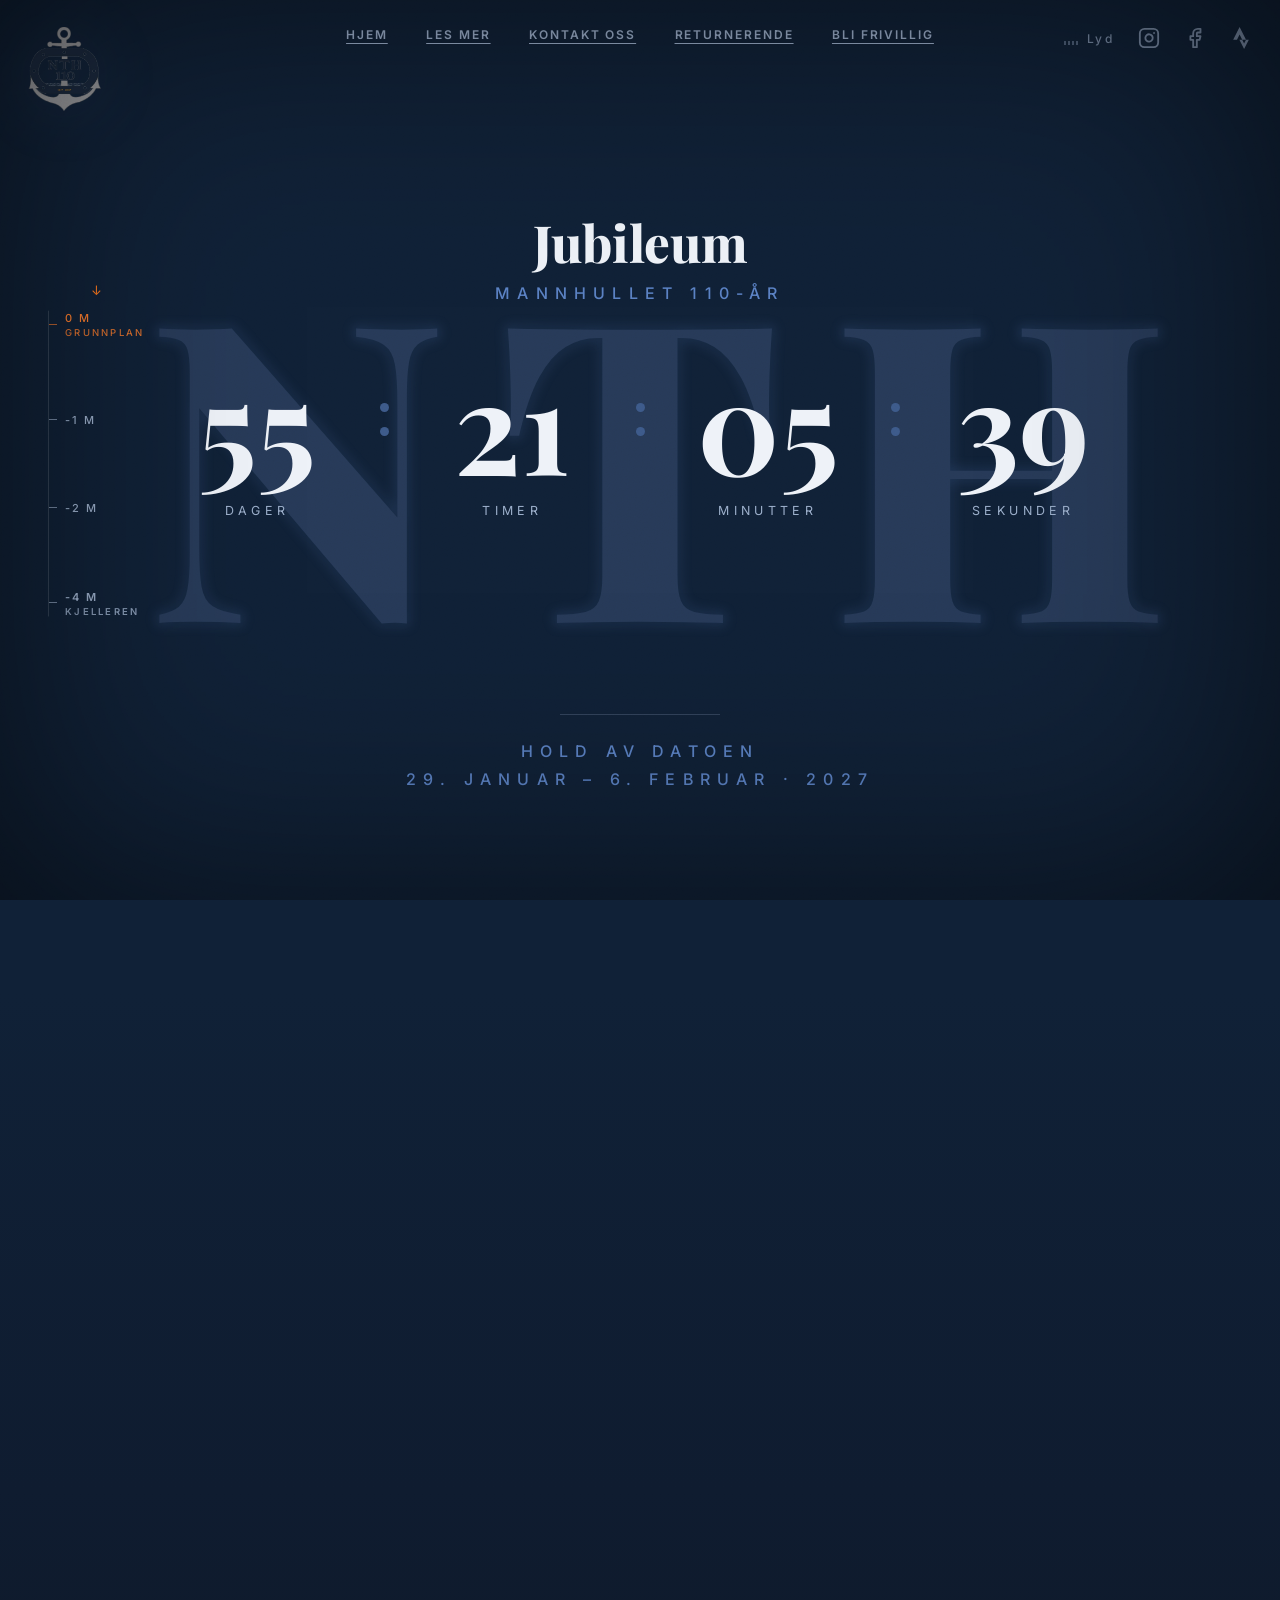
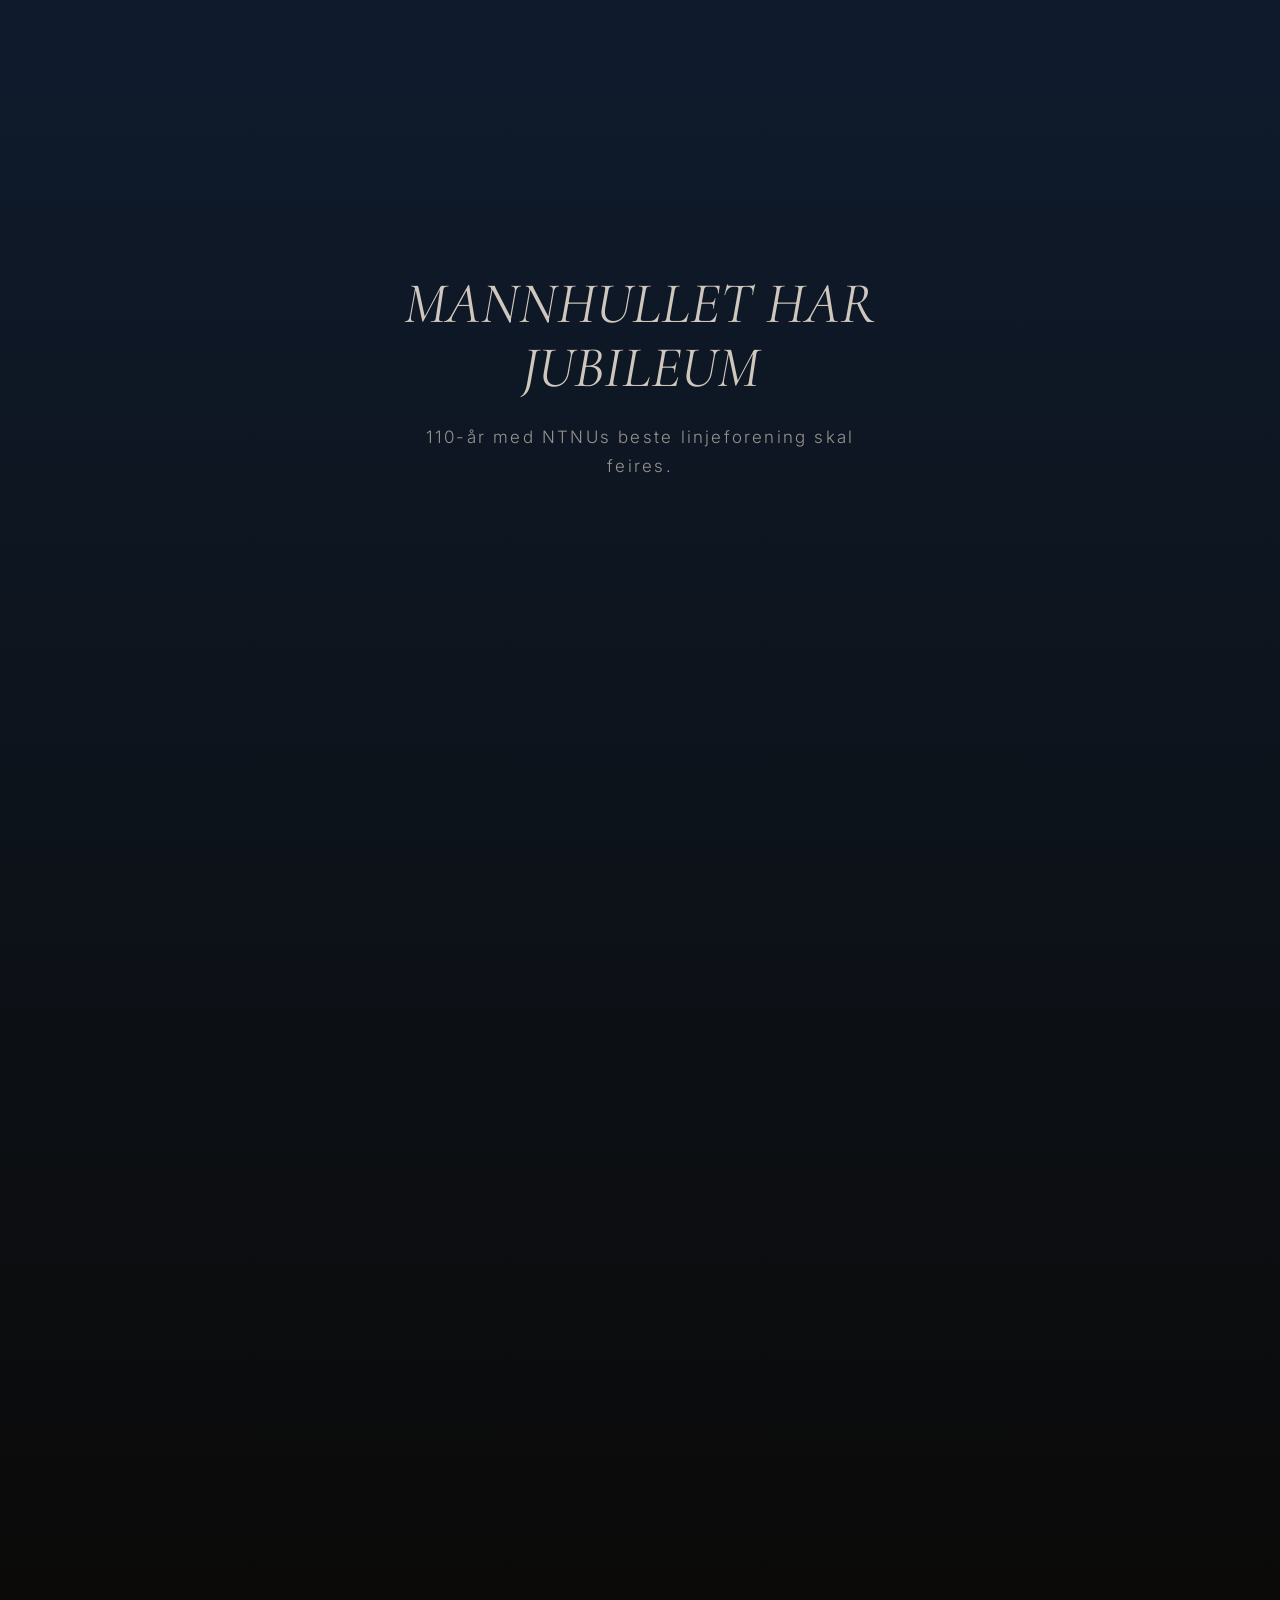
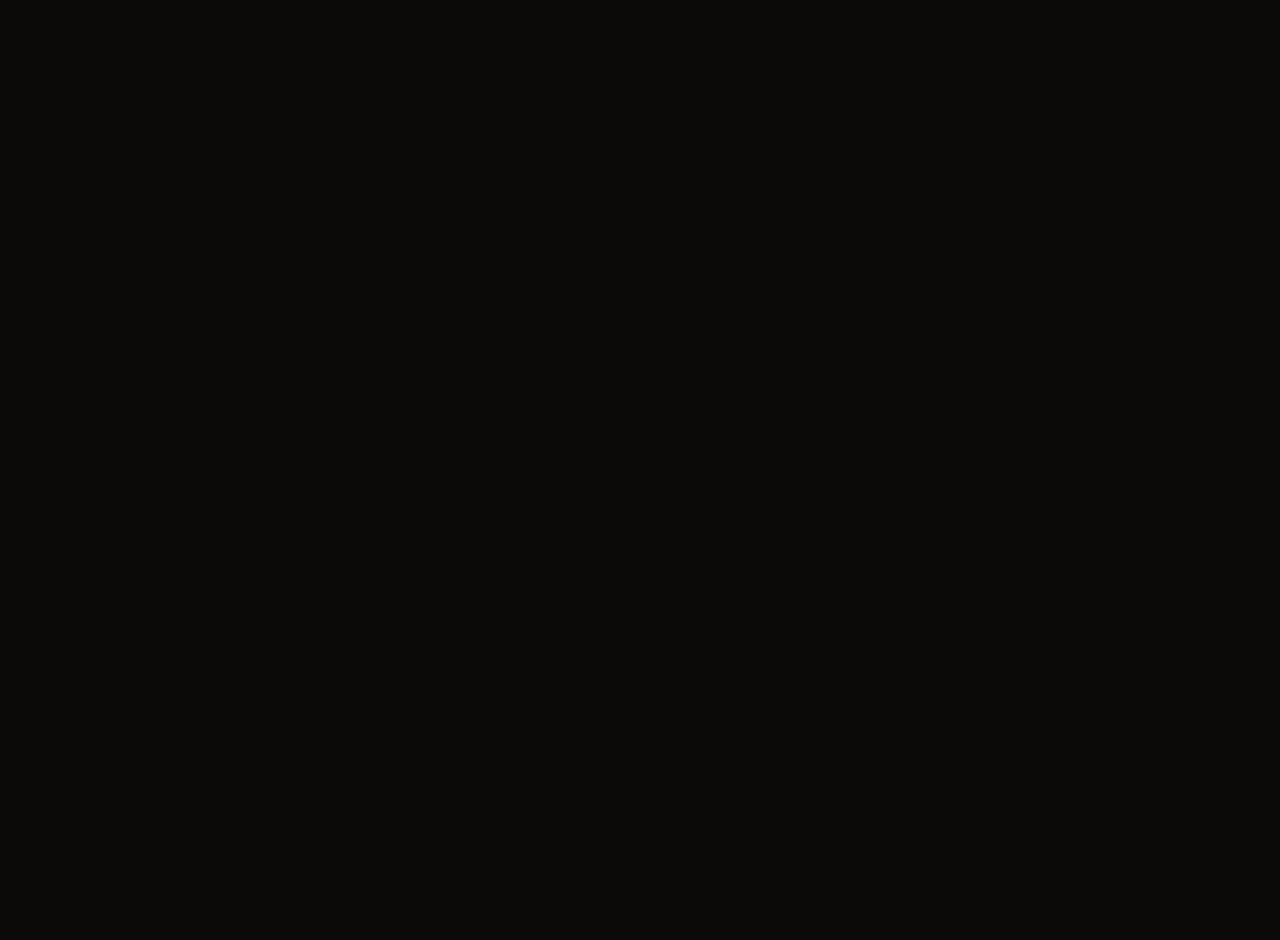
<file: index.html>
<!DOCTYPE html>
<html lang="no">
<head>
<meta charset="utf-8" />
<meta name="viewport" content="width=device-width, initial-scale=1, viewport-fit=cover" />
<title>Mannhullet · Jubileum 2027</title>
<meta name="description" content="Alle finner veien ned hit. En digital reise ned trappa til Mannhullet — jubileum 2027." />
<meta name="theme-color" content="#060b14" />

<!-- Elegant display serif + clean grotesk. Falls back to Georgia / system if offline. -->
<link rel="preconnect" href="https://fonts.googleapis.com" />
<link rel="preconnect" href="https://fonts.gstatic.com" crossorigin />
<link href="https://fonts.googleapis.com/css2?family=Cormorant+Garamond:ital,wght@0,300;0,400;0,500;1,300&family=Inter:wght@300;400;500;600&family=Playfair+Display:wght@700;800&display=swap" rel="stylesheet" />

<link rel="stylesheet" href="background.css?v=10" />
<link rel="stylesheet" href="styles.css?v=22" />
</head>
<body>

<!-- ============ Global overlays ============ -->
<div class="grain" aria-hidden="true"></div>
<div class="vignette" aria-hidden="true"></div>

<!-- ============ Chrome — same header-logo + social-links every page uses;
     "Lyd" is index-only, so it rides alongside the socials in one corner
     group rather than living in background.css's shared component. ============ -->
<a href="#floorAtrium" class="header-logo-link" aria-label="Til toppen">
  <img class="header-logo" src="static/logo.png" alt="Mannhullet / NTH 110 år — 1917–2027">
</a>

<button class="nav-toggle" id="navToggle" type="button" aria-expanded="false" aria-controls="headerNav" aria-label="Åpne meny">
  <span></span><span></span><span></span>
</button>
<nav class="header-nav" id="headerNav" aria-label="Sidenavigasjon">
  <a href="#floorAtrium" aria-current="page">Hjem</a>
  <a href="om-jubileet.html">Les mer</a>
  <a href="kontakt.html">Kontakt oss</a>
  <a href="returnerende.html">Returnerende</a>
  <a href="frivillig.html">Bli frivillig</a>
</nav>
<div class="nav-scrim" id="navScrim" aria-hidden="true"></div>

<div class="corner-right">
  <button class="sound-toggle" id="soundToggle" aria-pressed="false" aria-label="Skru på lyd">
    <span class="sound-bars"><i></i><i></i><i></i><i></i></span>
    <span class="sound-label">Lyd</span>
  </button>
  <div class="social-links">
    <a href="https://www.instagram.com/jub110_mannhullet/" target="_blank" rel="noopener" aria-label="Instagram">
      <svg viewBox="0 0 24 24" fill="none" stroke="currentColor" stroke-width="2" stroke-linecap="round" stroke-linejoin="round"><rect x="2" y="2" width="20" height="20" rx="5" ry="5"></rect><path d="M16 11.37A4 4 0 1 1 12.63 8 4 4 0 0 1 16 11.37z"></path><line x1="17.5" y1="6.5" x2="17.51" y2="6.5"></line></svg>
    </a>
    <a href="https://www.facebook.com/people/110-%C3%A5rs-jubileum-Mannhullet/61590599620480/" target="_blank" rel="noopener" aria-label="Facebook">
      <svg viewBox="0 0 24 24" fill="none" stroke="currentColor" stroke-width="2" stroke-linecap="round" stroke-linejoin="round"><path d="M18 2h-3a5 5 0 0 0-5 5v3H7v4h3v8h4v-8h3l1-4h-4V7a1 1 0 0 1 1-1h3z"></path></svg>
    </a>
    <a href="https://www.strava.com/athletes/134381213" target="_blank" rel="noopener" aria-label="Strava">
      <svg viewBox="0 0 24 24" fill="currentColor"><path d="M15.387 17.944l-2.089-4.116h-3.065L15.387 24l5.15-10.172h-3.066m-7.008-5.599l2.836 5.598h4.172L10.463 0l-7 13.828h4.172"></path></svg>
    </a>
  </div>
</div>

<!-- ============ Descent progress — visible the whole way down ============ -->
<aside class="depth" id="depth" aria-hidden="true">
  <div class="depth-arrow" aria-hidden="true">↓</div>
  <div class="depth-row">
    <ol class="depth-stops">
      <li class="depth-stop" style="--t:0"><span class="depth-stop-num">0 M</span><span class="depth-stop-name">Grunnplan</span></li>
      <li class="depth-stop" style="--t:0.33"><span class="depth-stop-num">-1 M</span></li>
      <li class="depth-stop" style="--t:0.66"><span class="depth-stop-num">-2 M</span></li>
      <li class="depth-stop depth-stop--dest" style="--t:1"><span class="depth-stop-num">-4 M</span><span class="depth-stop-name">Kjelleren</span></li>
    </ol>
    <div class="depth-line"><div class="depth-fill" id="depthFill"></div></div>
  </div>
</aside>

<!-- ============ The building — one continuous gradient, normal document flow ============
     Scroll position IS the descent. Nothing is faked with transforms — the
     browser's native scroll carries you straight down through the fade. ============ -->
<main class="building" id="building">

  <!-- Floor 1 — the atrium, seen through the elevator glass -->
  <section class="floor floor--atrium" id="floorAtrium">
    <div class="watermark" aria-hidden="true"><span>NTH</span></div>

    <div class="content">
      <img class="hero-logo" src="static/logo.png" alt="Mannhullet / NTH 110 år — 1917–2027">
      <h1 class="hero-title">Jubileum</h1>
      <p class="eyebrow">Mannhullet 110-år</p>

      <div class="countdown" role="timer" aria-live="polite">
        <div class="unit">
          <span class="value" id="days">00</span>
          <span class="label">Dager</span>
        </div>
        <div class="separator" aria-hidden="true"><span></span><span></span></div>
        <div class="unit">
          <span class="value" id="hours">00</span>
          <span class="label">Timer</span>
        </div>
        <div class="separator" aria-hidden="true"><span></span><span></span></div>
        <div class="unit">
          <span class="value" id="minutes">00</span>
          <span class="label">Minutter</span>
        </div>
        <div class="separator" aria-hidden="true"><span></span><span></span></div>
        <div class="unit">
          <span class="value" id="seconds">00</span>
          <span class="label">Sekunder</span>
        </div>
      </div>
    </div>

    <div class="footer">
      <hr />
      <p class="save-date">Hold av datoen</p>
      <p class="dates">29. januar – 6. februar · 2027</p>
    </div>
  </section>

  <!-- The descent — no scenery, just the building's own wall gradually losing
       its daylight. A single smooth fade, not a place with things in it. -->
  <section class="floor floor--transition" id="floorTransition">
    <div class="waypoint" style="--wy:46%">
      <p class="waypoint-lead">MANNHULLET HAR JUBILEUM</p>
      <p class="waypoint-body">110-år med NTNUs beste linjeforening skal<br />feires.</p>
    </div>
  </section>

  <!-- The cellar — the elevator doors open on the party -->
  <section class="floor floor--cellar" id="floorCellar">
    <div class="cellar-img" id="cellarImg" role="img" aria-label="Et fullt dansegulv i Mannhullet-kjelleren, sett mot det oransje neonskiltet som henger over rommet, med fanene fra tidligere kull på veggen til høyre."></div>

    <!-- Hotspot dots are rendered from the HOTSPOTS config array in script.js —
         nothing is hardcoded here so a new dot only needs one new entry there.
         .hotspots is the desktop overlay; #hotspotList is the <=768px fallback
         (see script.js renderHotspots and the .hotspot-list rule in styles.css). -->
    <div class="hotspots" id="hotspots"></div>
    <ul class="hotspot-list" id="hotspotList"></ul>

    <div class="cellar-hint" id="cellarHint"><span>Velkommen til kjelleren.</span></div>
  </section>

</main>

<!-- ============ Modal ============ -->
<div class="modal-root" id="modalRoot" aria-hidden="true">
  <div class="modal-scrim" id="modalScrim"></div>
  <div class="modal" role="dialog" aria-modal="true" aria-labelledby="modalTitle">
    <button class="modal-close" id="modalClose" aria-label="Lukk">×</button>
    <p class="modal-kicker" id="modalKicker"></p>
    <h2 class="modal-title" id="modalTitle"></h2>
    <div class="modal-body" id="modalBody"></div>
  </div>
</div>

<!-- Featured track (see script.js FEATURED_TRACK) — no source yet; stays
     silent/inert until a licensed file or embed is added there. -->
<audio id="featuredAudio" preload="none" loop></audio>

<script src="nav.js?v=1"></script>
<script src="script.js?v=12"></script>
</body>
</html>
</file>
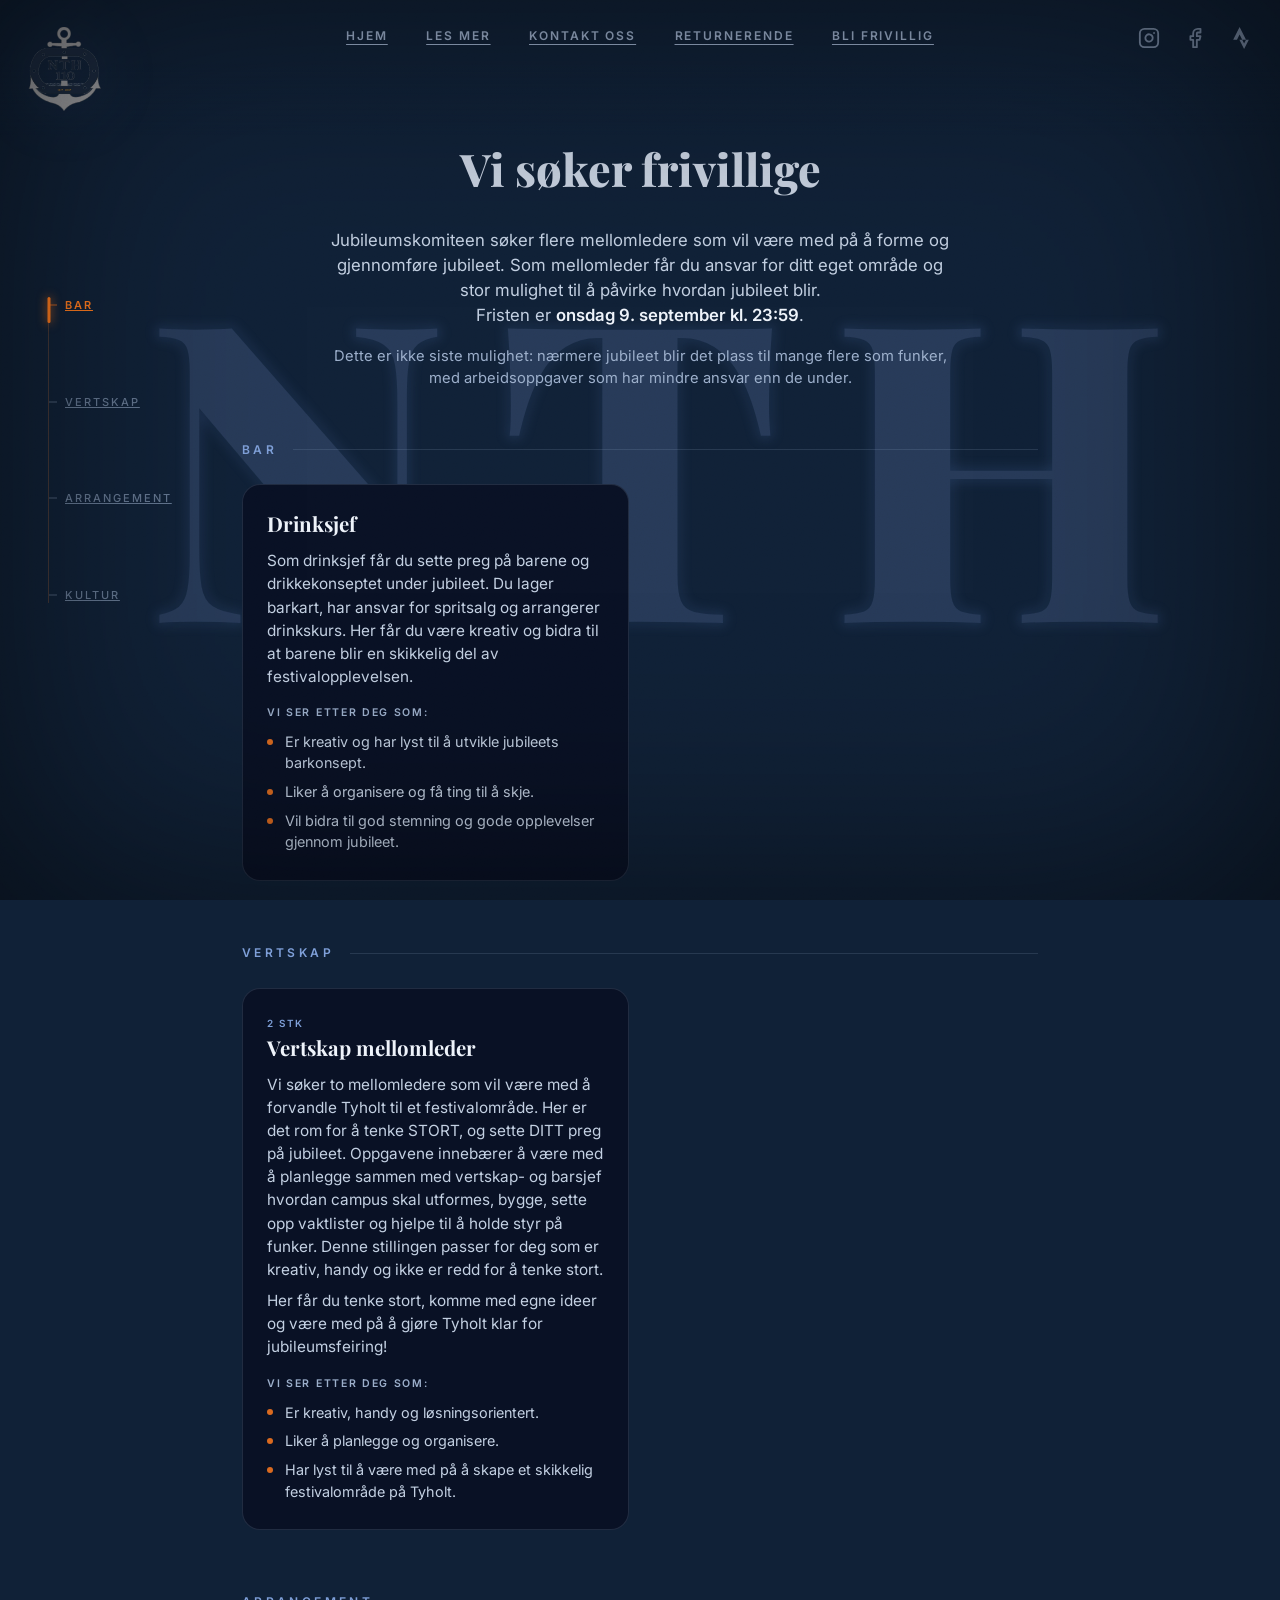
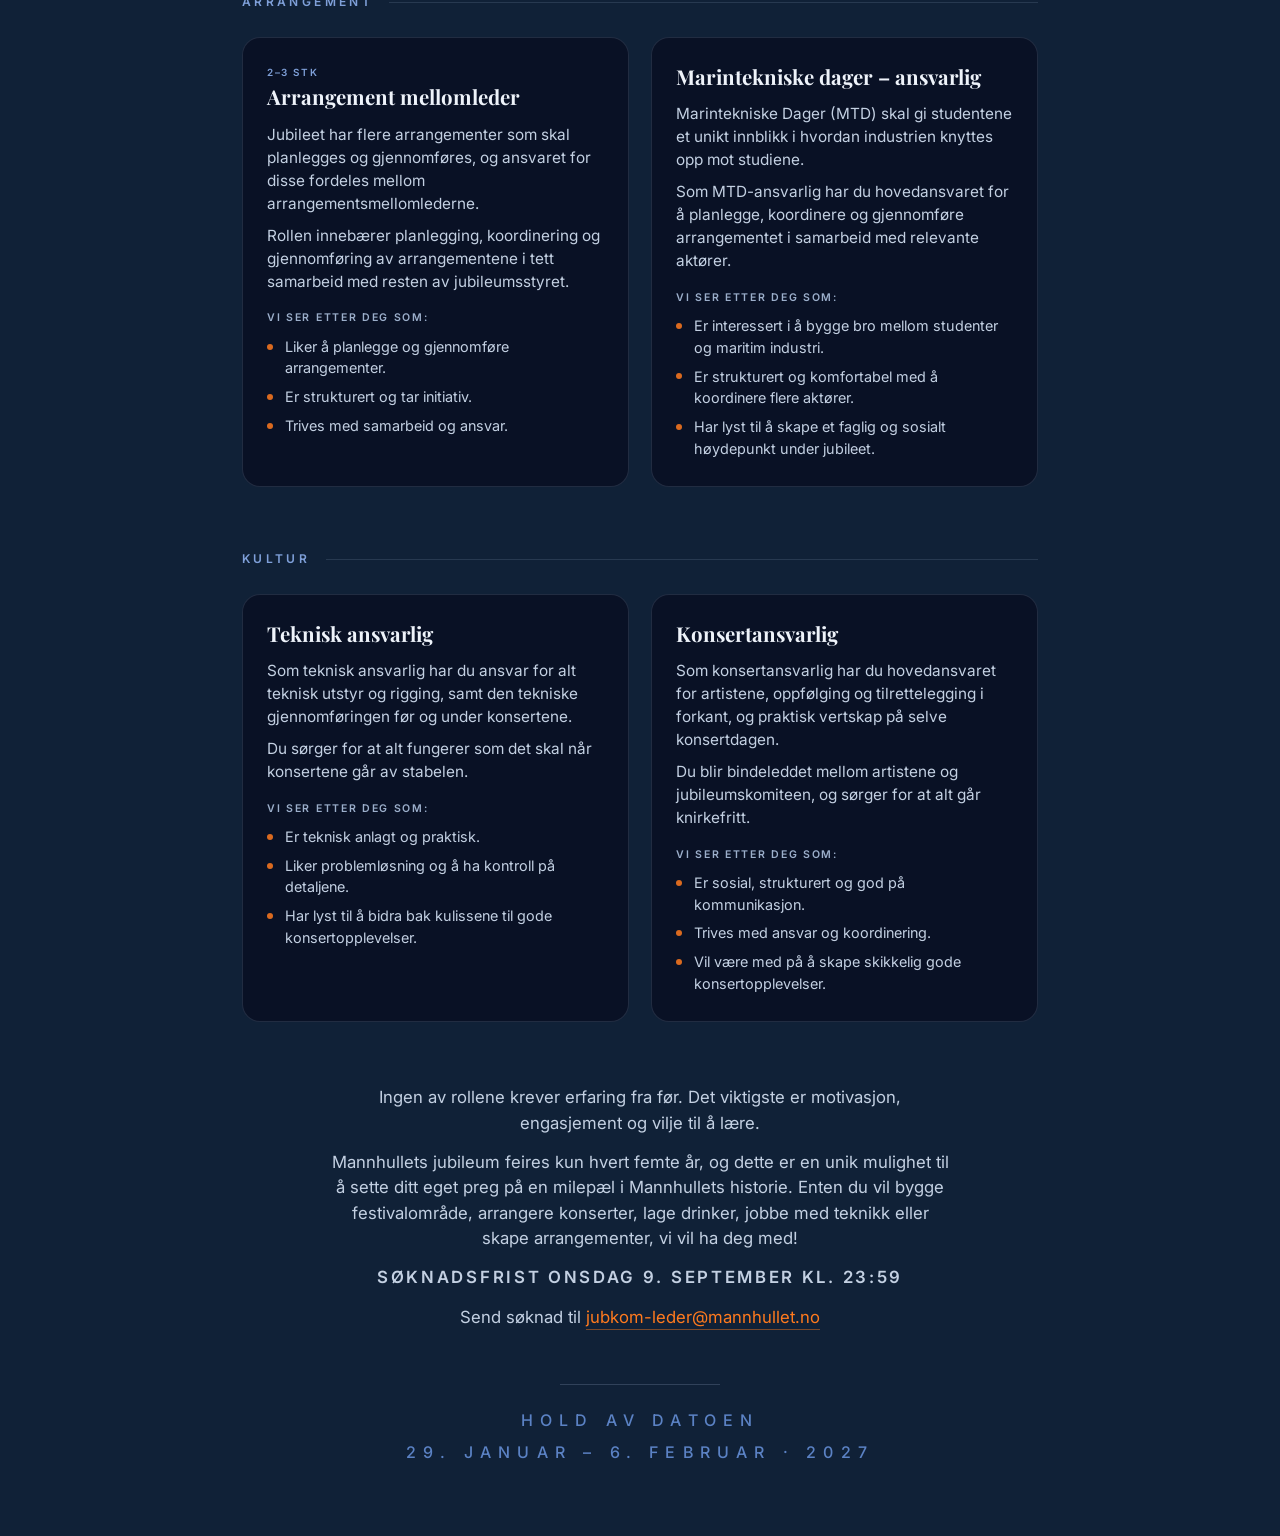
<file: frivillig.html>
<!DOCTYPE html>
<html lang="no">
<head>
  <meta charset="UTF-8">
  <meta name="viewport" content="width=device-width, initial-scale=1, viewport-fit=cover">
  <title>Bli frivillig — Mannhullet 110 år</title>

  <link rel="preconnect" href="https://fonts.googleapis.com">
  <link rel="preconnect" href="https://fonts.gstatic.com" crossorigin>
  <link href="https://fonts.googleapis.com/css2?family=Cormorant+Garamond:ital,wght@0,300;0,400;0,500;1,300&family=Inter:wght@300;400;500;600&family=Playfair+Display:wght@700;800&display=swap" rel="stylesheet">
  <link rel="stylesheet" href="background.css?v=10">
  <meta name="description" content="Jubileumskomiteen for Mannhullet 110 år søker frivillige til seks verv innen bar, vertskap, arrangement og kultur.">
  <meta name="theme-color" content="#060b14">

  <style>
    /* :root tokens, body base (.simple-page + .simple-page--long), .wrap base,
       .page-title/.page-eyebrow, .section-rail, .header-nav, .grain/.vignette,
       :focus-visible and the fadeUp/fadeIn keyframes are all shared in
       background.css — this page only keeps its own sizing overrides and
       content-specific rules. */
    :root {
      --title-size: clamp(1.7rem, 5vh, 3rem);
      /* not a free choice: at 1280px the rail's footprint reaches 172px from
         the left edge (48px offset + line + 16px gap + "ARRANGEMENT"). Measured
         with a scrollbar present — this page always has one — an 860px column
         starts at 202px, leaving 30px of clearance. A wider wrap would run the
         rail straight through the cards. */
      --wrap-width: 860px;
    }

    /* pairs with .simple-page--long in background.css — html's own height:100%
       would otherwise re-clamp this page back to a single screen */
    html { height: auto; min-height: 100%; }

    .wrap {
      /* more top padding than the other simple pages: their content is
         vertically centered and so sits well clear of the fixed header, while
         this page starts at the top. The bottom padding keeps .date-footer off
         the edge of the screen. */
      padding: clamp(5.5rem, 16vh, 9rem) clamp(1.5rem, 6vw, 2rem) clamp(2.5rem, 8vh, 4.5rem);
    }

    /* This is the first simple page that actually scrolls, and so the first
       where content travels under the fixed header — card headings were
       landing straight on top of the nav row. A navy-to-transparent gradient
       between the content (.wrap, z-index 2) and the chrome (z-index 5) fixes
       it without introducing a visible header bar the rest of the site
       doesn't have: it is the page's own background colour, so it reads as
       nothing at all until something passes beneath it. */
    .top-fade {
      position: fixed; left: 0; right: 0; top: 0;
      height: clamp(6.5rem, 15vh, 8.5rem);
      z-index: 4; pointer-events: none;
      background: linear-gradient(180deg,
        var(--navy) 0%, var(--navy) 46%, rgba(16, 33, 55, 0.82) 70%, rgba(16, 33, 55, 0) 100%);
    }

    .welcome { text-align: center; }
    .page-title { line-height: 1.08; }

    .intro strong { color: var(--ink); font-weight: 600; }
    .intro {
      max-width: 620px;
      margin: clamp(1rem, 3vh, 1.6rem) auto 0;
      text-align: center;
      font-size: clamp(0.88rem, 2.1vh, 1.05rem);
      color: #c3d0e2;
    }

    /* quieter than .intro — this is reassurance for anyone who reads the six
       verv and concludes there is nothing here for them, so it sits with the
       pitch rather than buried at the bottom, but a tier down in weight */
    .note {
      max-width: 620px;
      margin: clamp(0.7rem, 2vh, 1rem) auto clamp(2rem, 6vh, 3.25rem);
      text-align: center;
      font-size: clamp(0.8rem, 1.9vh, 0.92rem);
      color: var(--caption);
    }

    /* anchors land clear of the fixed header, not level with it — measured:
       12vh put a .cat-title at y=96 against a logo whose bottom edge is at
       ~108, so the heading arrived alongside the chrome rather than below it */
    .cat { scroll-margin-top: clamp(6.5rem, 16vh, 9rem); }
    .cat + .cat { margin-top: clamp(2.5rem, 7vh, 4.5rem); }

    /* category label: the site's letterspaced uppercase eyebrow idiom plus the
       same hairline as .date-footer's hr, pulled out to the column edge.
       Blue rather than --amber: these are section labels, not something you
       can click (background.css reserves amber for that). #7fa0d9 rather than
       --accent itself, and for the same reason .role .count below uses it —
       --accent measures only 4.2:1 against the --navy page background at this
       12px size, under AA; this is 6.1:1. */
    .cat-title {
      display: flex; align-items: center; gap: 1rem;
      font-family: var(--sans); font-size: 12px; font-weight: 600;
      letter-spacing: 0.28em; text-transform: uppercase; color: #7fa0d9;
      margin-bottom: clamp(1rem, 3vh, 1.6rem);
    }
    .cat-title::after { content: ""; flex: 1; height: 1px; background: var(--line); }

    .role-grid {
      display: grid;
      grid-template-columns: repeat(2, minmax(0, 1fr));
      gap: clamp(0.9rem, 2.2vw, 1.4rem);
    }

    /* a category with a single role keeps the half-width card (one grid child
       simply takes the first cell) so all six openings read as one system of
       equally-weighted cards — the .cat-title hairline above already carries
       the "this is a section" signal. */
    .role {
      display: flex; flex-direction: column;
      background: var(--bg-soft);
      border: 1px solid var(--line);
      border-radius: 18px;
      padding: clamp(1.1rem, 3vh, 1.75rem) clamp(1rem, 2.4vw, 1.5rem) clamp(1.2rem, 3vh, 1.85rem);
    }
    .role h3 {
      font-family: var(--display); font-weight: 700;
      font-size: clamp(1.02rem, 2.5vh, 1.28rem); line-height: 1.2;
      color: var(--ink); overflow-wrap: break-word;
      margin-bottom: clamp(0.5rem, 1.4vh, 0.8rem);
    }
    /* how many people the role takes ("2 stk"). #7fa0d9 rather than --accent
       for the same reason as kontakt.html's .person .role: against --bg-soft
       (not the page background) --accent only clears AA by a hair. */
    .role .count {
      display: block; font-size: 0.62rem; font-weight: 600;
      letter-spacing: 0.16em; text-transform: uppercase;
      color: #7fa0d9; margin-bottom: 0.35rem;
    }
    .role p { font-size: clamp(0.85rem, 2vh, 0.96rem); color: #c3d0e2; }
    /* several roles are described in two short paragraphs in the source text */
    .role p + p { margin-top: 0.55rem; }
    .role .looking {
      font-size: 0.66rem; font-weight: 600; letter-spacing: 0.16em;
      text-transform: uppercase; color: var(--caption);
      margin: clamp(0.75rem, 2vh, 1.1rem) 0 0.6rem;
    }

    /* deliberately not .tl (background.css): that is a live shared component
       index.html's modal uses as a timeline — its vertical orange rule is the
       timeline's own semantics, not a list's. Only the amber dot is borrowed,
       so the two read as siblings. */
    .role-wants { list-style: none; margin: 0; }
    .role-wants li {
      position: relative; padding-left: 18px;
      font-size: clamp(0.8rem, 1.9vh, 0.9rem); color: #c3d0e2;
    }
    .role-wants li + li { margin-top: 0.45rem; }
    /* the same amber dot as .tl li::before, scaled down; anchored in em so it
       tracks the line box at any clamp() value */
    .role-wants li::before {
      content: ""; position: absolute; left: 0; top: 0.55em;
      width: 6px; height: 6px; border-radius: 50%;
      background: var(--amber); opacity: 0.85;
    }

    .closing { margin: clamp(2.5rem, 7vh, 4.5rem) auto 0; max-width: 620px; text-align: center; }
    .closing p { font-size: clamp(0.88rem, 2.1vh, 1.05rem); color: #c3d0e2; }
    .closing p + p { margin-top: clamp(0.6rem, 1.6vh, 0.9rem); }

    /* the one hard date on the page, in the same letterspaced-uppercase idiom
       as the other labels but in --ink so it reads as the most solid line in
       the block. Not amber — that stays reserved for what you can click. */
    .deadline {
      margin-top: clamp(1.25rem, 3.5vh, 2rem);
      font-size: 0.74rem; font-weight: 600; letter-spacing: 0.16em;
      text-transform: uppercase; color: var(--ink);
    }
    .deadline span { color: #7fa0d9; }

    /* no .btn here: the call to action IS the address, so the page shows it
       instead of hiding it behind a button label. Sits tight under .deadline
       as the second half of one two-line block — the date, then where to send
       it. Plain sentence weight: the amber address carries the emphasis, so
       the line needs no label styling of its own. */
    .apply {
      margin-top: clamp(0.4rem, 1.2vh, 0.65rem);
      font-size: clamp(0.88rem, 2.1vh, 1.05rem);
      color: #c3d0e2;
    }
    .apply-mail {
      color: var(--amber); text-decoration: none;
      border-bottom: 1px solid rgba(255, 122, 30, 0.45);
      padding-bottom: 2px;
      /* nowrap, not break-word: on a narrow phone the line is a few pixels too
         long, and letting it break inside the address splits it as
         "jubkom-" / "leder@mannhullet.no". Keeping the address whole forces
         the break at the space in front of it instead. */
      white-space: nowrap;
      transition: color 0.2s ease, border-color 0.2s ease;
    }
    .apply-mail:hover, .apply-mail:focus-visible {
      color: #ff8a34; border-bottom-color: var(--amber);
    }

    .ask { margin-top: clamp(1.1rem, 3vh, 1.6rem); font-size: clamp(0.8rem, 1.9vh, 0.9rem); }
    /* amber for the link, same as .contact-row a in background.css */
    .ask a { color: var(--amber); text-underline-offset: 3px; }

    /* 760, not the file's usual 720: at 721px the two columns are only ~318px
       wide, which is tight for three 0.9rem bullets */
    @media (max-width: 760px) {
      .role-grid { grid-template-columns: minmax(0, 1fr); }
      .role { border-radius: 14px; }
    }

    /* smooth anchor scrolling is opt-in per page (background.css sets
       html { scroll-behavior: auto } globally) and only where motion is welcome */
    @media (prefers-reduced-motion: no-preference) {
      html { scroll-behavior: smooth; }
    }

    /* ---- Entrance fade — above the fold only. Everything below it renders at
       full opacity from the first paint: the site's fade pattern is opacity:0
       in CSS that the animation lifts to 1, so a scroll-reveal would move that
       gate behind JavaScript and make the whole page below the fold invisible
       if rail.js ever failed to load. Nothing here depends on JS today. The
       animation sits on the section, never on individual cards, which keeps
       the transform trap shut (see .section-rail in background.css). ---- */
    .page-title, .page-eyebrow, .intro, .note, .cat--bar {
      opacity: 0;
      animation: fadeUp 0.9s ease forwards;
    }
    .page-title  { animation-delay: 0.3s; }
    .page-eyebrow { animation-delay: 0.45s; }
    /* the note arrives with the intro, as one block, rather than adding a
       fifth beat to the entrance */
    .intro, .note { animation-delay: 0.6s; }
    .cat--bar    { animation-delay: 0.75s; }

    @media (prefers-reduced-motion: reduce) {
      .page-title, .page-eyebrow, .intro, .note, .cat--bar {
        animation: none;
        opacity: 1;
      }
    }
  </style>
</head>
<body class="simple-page simple-page--long">

  <div class="grain" aria-hidden="true"></div>
  <div class="vignette" aria-hidden="true"></div>
  <div class="top-fade" aria-hidden="true"></div>

  <div class="watermark" aria-hidden="true"><span>NTH</span></div>

  <a href="index.html" class="header-logo-link" aria-label="Til forsiden">
    <img class="header-logo" src="static/logo.png" alt="Mannhullet / NTH 110 år — 1917–2027">
  </a>

  <button class="nav-toggle" id="navToggle" type="button" aria-expanded="false" aria-controls="headerNav" aria-label="Åpne meny">
    <span></span><span></span><span></span>
  </button>
  <nav class="header-nav" id="headerNav" aria-label="Sidenavigasjon">
    <a href="index.html">Hjem</a>
    <a href="om-jubileet.html">Les mer</a>
    <a href="kontakt.html">Kontakt oss</a>
    <a href="returnerende.html">Returnerende</a>
    <a href="frivillig.html" aria-current="page">Bli frivillig</a>
  </nav>
  <div class="nav-scrim" id="navScrim" aria-hidden="true"></div>

  <!-- unlike the other simple pages, this rail is an in-page table of contents
       rather than a sitemap: [data-spy] is what rail.js looks for, and
       data-current="bar" is the correct static state if it never runs -->
  <nav class="section-rail" aria-label="Kategorier" data-spy data-current="bar">
    <div class="section-rail-row">
      <ol class="section-rail-stops">
        <li><a href="#cat-bar" class="section-rail-link" aria-current="true">Bar</a></li>
        <li><a href="#cat-vertskap" class="section-rail-link">Vertskap</a></li>
        <li><a href="#cat-arrangement" class="section-rail-link">Arrangement</a></li>
        <li><a href="#cat-kultur" class="section-rail-link">Kultur</a></li>
      </ol>
      <div class="section-rail-line"></div>
    </div>
  </nav>

  <div class="social-links">
    <a href="https://www.instagram.com/jub110_mannhullet/" target="_blank" rel="noopener" aria-label="Instagram">
      <svg viewBox="0 0 24 24" fill="none" stroke="currentColor" stroke-width="2" stroke-linecap="round" stroke-linejoin="round"><rect x="2" y="2" width="20" height="20" rx="5" ry="5"></rect><path d="M16 11.37A4 4 0 1 1 12.63 8 4 4 0 0 1 16 11.37z"></path><line x1="17.5" y1="6.5" x2="17.51" y2="6.5"></line></svg>
    </a>
    <a href="https://www.facebook.com/people/110-%C3%A5rs-jubileum-Mannhullet/61590599620480/" target="_blank" rel="noopener" aria-label="Facebook">
      <svg viewBox="0 0 24 24" fill="none" stroke="currentColor" stroke-width="2" stroke-linecap="round" stroke-linejoin="round"><path d="M18 2h-3a5 5 0 0 0-5 5v3H7v4h3v8h4v-8h3l1-4h-4V7a1 1 0 0 1 1-1h3z"></path></svg>
    </a>
    <a href="https://www.strava.com/athletes/134381213" target="_blank" rel="noopener" aria-label="Strava">
      <svg viewBox="0 0 24 24" fill="currentColor"><path d="M15.387 17.944l-2.089-4.116h-3.065L15.387 24l5.15-10.172h-3.066m-7.008-5.599l2.836 5.598h4.172L10.463 0l-7 13.828h4.172"></path></svg>
    </a>
  </div>

  <main class="wrap">

    <div class="page-body">
      <header class="welcome">
        <h1 class="page-title">Vi søker frivillige</h1>
        <p class="page-eyebrow"></p>
      </header>

      <p class="intro">Jubileumskomiteen søker flere mellomledere som vil være med på å forme
        og gjennomføre jubileet. Som mellomleder får du ansvar for ditt eget område og stor
        mulighet til å påvirke hvordan jubileet blir.<br> 
        Fristen er <strong>onsdag 9. september kl. 23:59</strong>.</p>

      <p class="note">Dette er ikke siste mulighet: nærmere jubileet blir det plass til mange
        flere som funker, med arbeidsoppgaver som har mindre ansvar enn de under.</p>

      <section class="cat cat--bar" id="cat-bar" aria-labelledby="cat-bar-h">
        <h2 class="cat-title" id="cat-bar-h">Bar</h2>
        <div class="role-grid">

          <article class="role">
            <h3>Drinksjef</h3>
            <p>Som drinksjef får du sette preg på barene og drikkekonseptet under jubileet.
              Du lager barkart, har ansvar for spritsalg og arrangerer drinkskurs. Her får du
              være kreativ og bidra til at barene blir en skikkelig del av festivalopplevelsen.</p>
            <p class="looking">Vi ser etter deg som:</p>
            <ul class="role-wants">
              <li>Er kreativ og har lyst til å utvikle jubileets barkonsept.</li>
              <li>Liker å organisere og få ting til å skje.</li>
              <li>Vil bidra til god stemning og gode opplevelser gjennom jubileet.</li>
            </ul>
          </article>

        </div>
      </section>

      <section class="cat cat--vertskap" id="cat-vertskap" aria-labelledby="cat-vertskap-h">
        <h2 class="cat-title" id="cat-vertskap-h">Vertskap</h2>
        <div class="role-grid">

          <article class="role">
            <span class="count">2 stk</span>
            <h3>Vertskap mellomleder</h3>
            <p>Vi søker to mellomledere som vil være med å forvandle Tyholt til et
              festivalområde. Her er det rom for å tenke STORT, og sette DITT preg på jubileet.
              Oppgavene innebærer å være med å planlegge sammen med vertskap- og barsjef hvordan
              campus skal utformes, bygge, sette opp vaktlister og hjelpe til å holde styr på
              funker. Denne stillingen passer for deg som er kreativ, handy og ikke er redd for
              å tenke stort.</p>
            <p>Her får du tenke stort, komme med egne ideer og være med på å gjøre Tyholt klar
              for jubileumsfeiring!</p>
            <p class="looking">Vi ser etter deg som:</p>
            <ul class="role-wants">
              <li>Er kreativ, handy og løsningsorientert.</li>
              <li>Liker å planlegge og organisere.</li>
              <li>Har lyst til å være med på å skape et skikkelig festivalområde på Tyholt.</li>
            </ul>
          </article>

        </div>
      </section>

      <section class="cat cat--arrangement" id="cat-arrangement" aria-labelledby="cat-arrangement-h">
        <h2 class="cat-title" id="cat-arrangement-h">Arrangement</h2>
        <div class="role-grid">

          <article class="role">
            <span class="count">2–3 stk</span>
            <h3>Arrangement mellomleder</h3>
            <p>Jubileet har flere arrangementer som skal planlegges og gjennomføres, og ansvaret
              for disse fordeles mellom arrangementsmellomlederne.</p>
            <p>Rollen innebærer planlegging, koordinering og gjennomføring av arrangementene i
              tett samarbeid med resten av jubileumsstyret.</p>
            <p class="looking">Vi ser etter deg som:</p>
            <ul class="role-wants">
              <li>Liker å planlegge og gjennomføre arrangementer.</li>
              <li>Er strukturert og tar initiativ.</li>
              <li>Trives med samarbeid og ansvar.</li>
            </ul>
          </article>

          <article class="role">
            <h3>Marintekniske dager – ansvarlig</h3>
            <p>Marintekniske Dager (MTD) skal gi studentene et unikt innblikk i hvordan
              industrien knyttes opp mot studiene.</p>
            <p>Som MTD-ansvarlig har du hovedansvaret for å planlegge, koordinere og gjennomføre
              arrangementet i samarbeid med relevante aktører.</p>
            <p class="looking">Vi ser etter deg som:</p>
            <ul class="role-wants">
              <li>Er interessert i å bygge bro mellom studenter og maritim industri.</li>
              <li>Er strukturert og komfortabel med å koordinere flere aktører.</li>
              <li>Har lyst til å skape et faglig og sosialt høydepunkt under jubileet.</li>
            </ul>
          </article>

        </div>
      </section>

      <section class="cat cat--kultur" id="cat-kultur" aria-labelledby="cat-kultur-h">
        <h2 class="cat-title" id="cat-kultur-h">Kultur</h2>
        <div class="role-grid">

          <article class="role">
            <h3>Teknisk ansvarlig</h3>
            <p>Som teknisk ansvarlig har du ansvar for alt teknisk utstyr og rigging, samt den
              tekniske gjennomføringen før og under konsertene.</p>
            <p>Du sørger for at alt fungerer som det skal når konsertene går av stabelen.</p>
            <p class="looking">Vi ser etter deg som:</p>
            <ul class="role-wants">
              <li>Er teknisk anlagt og praktisk.</li>
              <li>Liker problemløsning og å ha kontroll på detaljene.</li>
              <li>Har lyst til å bidra bak kulissene til gode konsertopplevelser.</li>
            </ul>
          </article>

          <article class="role">
            <h3>Konsertansvarlig</h3>
            <p>Som konsertansvarlig har du hovedansvaret for artistene, oppfølging og
              tilrettelegging i forkant, og praktisk vertskap på selve konsertdagen.</p>
            <p>Du blir bindeleddet mellom artistene og jubileumskomiteen, og sørger for at alt
              går knirkefritt.</p>
            <p class="looking">Vi ser etter deg som:</p>
            <ul class="role-wants">
              <li>Er sosial, strukturert og god på kommunikasjon.</li>
              <li>Trives med ansvar og koordinering.</li>
              <li>Vil være med på å skape skikkelig gode konsertopplevelser.</li>
            </ul>
          </article>

        </div>
      </section>

      <div class="closing">
        <p>Ingen av rollene krever erfaring fra før. Det viktigste er motivasjon,
          engasjement og vilje til å lære.</p>
        <p>Mannhullets jubileum feires kun hvert femte år, og dette er en unik mulighet til
          å sette ditt eget preg på en milepæl i Mannhullets historie. Enten du vil bygge
          festivalområde, arrangere konserter, lage drinker, jobbe med teknikk eller skape
          arrangementer, vi vil ha deg med!</p>
        <p class="deadline">Søknadsfrist onsdag 9. september kl. 23:59</p>
        <p class="apply">Send søknad til <a class="apply-mail"
             href="mailto:jubkom-leder@mannhullet.no?subject=S%C3%B8knad%20mellomleder%20%E2%80%94%20Mannhullet%20110%20%C3%A5r">jubkom-leder@mannhullet.no</a></p>
      </div>
    </div>

    <div class="date-footer">
      <hr />
      <p class="save-date">Hold av datoen</p>
      <p class="dates">29. januar – 6. februar · 2027</p>
    </div>

  </main>

  <script src="nav.js?v=1"></script>
  <script src="rail.js?v=1"></script>
</body>
</html>
</file>
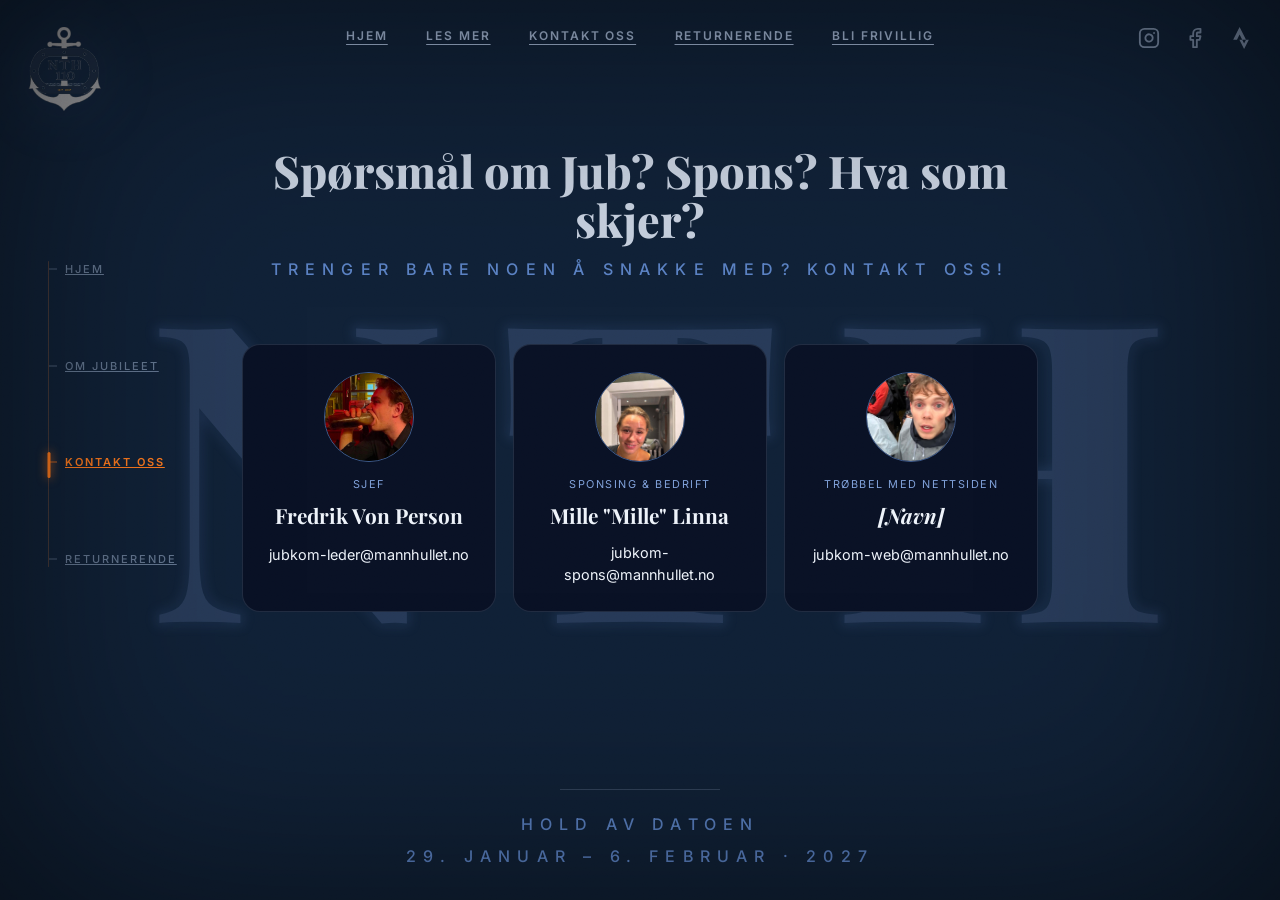
<file: kontakt.html>
<!DOCTYPE html>
<html lang="no">
<head>
  <meta charset="UTF-8">
  <meta name="viewport" content="width=device-width, initial-scale=1, viewport-fit=cover">
  <title>Kontakt oss — Mannhullet 110 år</title>

  <link rel="preconnect" href="https://fonts.googleapis.com">
  <link rel="preconnect" href="https://fonts.gstatic.com" crossorigin>
  <link href="https://fonts.googleapis.com/css2?family=Cormorant+Garamond:ital,wght@0,300;0,400;0,500;1,300&family=Inter:wght@300;400;500;600&family=Playfair+Display:wght@700;800&display=swap" rel="stylesheet">
  <link rel="stylesheet" href="background.css?v=10">
  <meta name="description" content="Kontaktinformasjon til jubileumskomiteen for Mannhullet 110 år.">
  <meta name="theme-color" content="#060b14">

  <style>
    /* :root tokens, body base (.simple-page), .wrap base, .page-eyebrow base,
       .header-nav, .grain/.vignette, :focus-visible and the fadeUp/fadeIn
       keyframes are all shared in background.css — this page only keeps
       its own sizing overrides and content-specific rules. */
    :root {
      --title-size: clamp(1.7rem, 5vh, 3rem);
      --wrap-width: 860px;
    }

    .wrap {
      /* modest, roughly-symmetric padding rather than a big top skew — now
         that .wrap centers vertically (background.css), this only needs to
         guarantee clearance under the fixed header on short viewports, not
         do the positioning itself. Matches the hero's own centered-content
         feel instead of pinning everything to the top. */
      padding: clamp(2rem, 10vh, 4rem) clamp(1.5rem, 6vw, 2rem) clamp(1rem, 4vh, 2rem);
    }

    /* ---- Phones: this page's 3-line heading (the other simple pages' are
       1-2 lines) already sits close to .page-body's "safe center" floor, so
       two things from the shared layout compound into a real collision here
       specifically: the -2.75rem/-4.5vh title/eyebrow lift (see .page-title/
       .page-eyebrow in background.css) pushes rendered content past that
       floor, and even the floor itself (.wrap's own padding-top) turns out
       to sit slightly *above* the logo's actual bottom edge once you add up
       its clamp()s — a gap too small to notice on the shorter two-line
       headings elsewhere, but not here. Cancelling the lift removes the
       first (a padding-only counter-offset proved too fragile to size
       precisely — flat, generous headroom is simpler and safer than
       matching clamp for clamp); the flat top-padding top-up covers the
       second with real margin instead of a razor-thin fit. ---- */
    @media (max-width: 600px) {
      .wrap {
        padding-top: calc(clamp(2rem, 10vh, 4rem) + 2rem);
      }
      .page-title, .page-eyebrow {
        top: 0;
      }
    }

    .ph { color: var(--muted); font-style: italic; }

    .welcome { text-align: center; margin-bottom: clamp(0.8rem, 2.5vh, 1.5rem); }
    .page-title {
      line-height: 1.08; margin-bottom: clamp(0.5rem, 1.5vh, 0.9rem);
    }
    .welcome p:not(.page-eyebrow) {
      max-width: 500px; margin: 0 auto;
      font-size: clamp(0.88rem, 2.2vh, 1.1rem);
      color: #c3d0e2;
    }

    .people {
      display: grid;
      grid-template-columns: repeat(3, 1fr);
      gap: clamp(0.6rem, 2vw, 1.1rem);
    }
    .person {
      position: relative;
      display: block;
      background: var(--bg-soft);
      border: 1px solid var(--line);
      border-radius: 18px;
      padding: clamp(0.9rem, 3vh, 2rem) clamp(0.7rem, 2vw, 1.5rem) clamp(0.8rem, 2.5vh, 1.8rem);
      text-align: center;
      text-decoration: none;
      color: inherit;
      transition: border-color 0.15s ease-out, transform 0.15s ease-out, box-shadow 0.15s ease-out;
    }
    /* whole card is the link now — border + lift + glow read as one clear
       "this is clickable" state, orange being the site's one interactive colour */
    .person:hover, .person:focus-visible {
      border-color: var(--amber);
      transform: translateY(-3px);
      box-shadow: 0 12px 28px -14px rgba(255, 122, 30, 0.4);
    }
    .person:focus-visible { outline: 2px solid var(--amber); outline-offset: 3px; }

    .avatar-frame {
      display: block;
      width: clamp(46px, 10vh, 92px); height: clamp(46px, 10vh, 92px);
      margin: 0 auto clamp(0.5rem, 1.6vh, 1.1rem);
      border-radius: 50%;
      overflow: hidden;
      background-color: #16223a;
      border: 1px solid var(--accent-dim);
      transition: border-color 0.15s ease-out;
    }
    .person:hover .avatar-frame, .person:focus-visible .avatar-frame { border-color: var(--amber); }
    .avatar-frame img {
      display: block;
      width: 100%; height: 100%;
      object-fit: cover;
    }

    .person .role {
      display: block;
      font-size: clamp(0.56rem, 1.3vh, 0.68rem); letter-spacing: 0.14em; text-transform: uppercase;
      /* Lighter than --accent: against the --bg-soft card (not the page background),
         --accent itself only clears WCAG AA by a hair (~4.9:1) — this gives headroom. */
      color: #7fa0d9; margin-bottom: clamp(0.3rem, 1vh, 0.5rem);
    }
    .person .name {
      display: block;
      font-family: var(--display);
      font-weight: 700; font-size: clamp(0.95rem, 2.4vh, 1.3rem); margin-bottom: clamp(0.4rem, 1.2vh, 0.9rem);
      color: var(--ink);
    }
    .person .mail {
      position: relative;
      display: inline-block;
      color: var(--ink); font-size: clamp(0.68rem, 1.6vh, 0.9rem);
      padding-bottom: 3px; word-break: break-word;
      transition: color 0.15s ease-out;
    }
    /* underline sweeps in on hover/focus rather than sitting there permanently —
       the same orange as everything else that's interactive on this page */
    .person .mail::after {
      content: "";
      position: absolute; left: 0; bottom: 0;
      width: 0; height: 1px;
      background: var(--amber);
      transition: width 0.15s ease-out;
    }
    .person:hover .mail, .person:focus-visible .mail { color: var(--amber); }
    .person:hover .mail::after, .person:focus-visible .mail::after { width: 100%; }

    @media (prefers-reduced-motion: reduce) {
      .person { transition: border-color 0.15s ease-out, color 0.15s ease-out; }
      .person:hover, .person:focus-visible { transform: none; box-shadow: none; }
    }

    @media (max-width: 480px) {
      .people {
        grid-template-columns: 1fr;
        gap: 0.6rem;
      }
      .person { padding: 1.1rem 1.25rem 1.4rem; border-radius: 14px; }
    }

    /* ---- Landscape phones: shrink vertical rhythm so header + cards fit without
       relying on the scroll fallback (covers phone landscape heights ~320-430px) ---- */
    @media (orientation: landscape) and (max-height: 500px) {
      .wrap {
        padding-top: clamp(2.5rem, 14vh, 4rem);
        padding-bottom: 0.5rem;
      }
      .welcome { margin-bottom: 0.6rem; }
      .page-title {
        font-size: clamp(1.3rem, 4.5vh, 1.9rem);
        margin-bottom: 0.4rem;
      }
      .welcome p { font-size: 0.8rem; }
      .people { gap: 0.5rem; }
      .person { padding: 0.6rem 0.5rem 0.7rem; }
      .avatar-frame {
        width: clamp(34px, 8vh, 52px);
        height: clamp(34px, 8vh, 52px);
        margin-bottom: 0.4rem;
      }
      .person .role { margin-bottom: 0.2rem; }
      .person .name { font-size: 0.85rem; margin-bottom: 0.3rem; }
      .person .mail { font-size: 0.68rem; }
      .date-footer { margin-top: 1rem; }
      .date-footer hr { margin-bottom: 0.6rem; }
    }

    /* ---- Entrance fade, matching the countdown page (keyframes shared,
       and the header-logo/header-nav/section-rail/social-links delay,
       in background.css) ---- */
    .welcome, .people, .date-footer {
      opacity: 0;
      animation: fadeUp 0.9s ease forwards;
    }
    .welcome { animation-delay: 0.3s; }
    .people { animation-delay: 0.55s; }
    .date-footer { animation-delay: 0.75s; }

    @media (prefers-reduced-motion: reduce) {
      .welcome, .people, .date-footer {
        animation: none;
        opacity: 1;
      }
    }
  </style>
</head>
<body class="simple-page">

  <div class="grain" aria-hidden="true"></div>
  <div class="vignette" aria-hidden="true"></div>

  <div class="watermark" aria-hidden="true"><span>NTH</span></div>

  <a href="index.html" class="header-logo-link" aria-label="Til forsiden">
    <img class="header-logo" src="static/logo.png" alt="Mannhullet / NTH 110 år — 1917–2027">
  </a>

  <button class="nav-toggle" id="navToggle" type="button" aria-expanded="false" aria-controls="headerNav" aria-label="Åpne meny">
    <span></span><span></span><span></span>
  </button>
  <nav class="header-nav" id="headerNav" aria-label="Sidenavigasjon">
    <a href="index.html">Hjem</a>
    <a href="om-jubileet.html">Les mer</a>
    <a href="kontakt.html" aria-current="page">Kontakt oss</a>
    <a href="returnerende.html">Returnerende</a>
    <a href="frivillig.html">Bli frivillig</a>
  </nav>
  <div class="nav-scrim" id="navScrim" aria-hidden="true"></div>

  <nav class="section-rail" aria-label="Andre sider" data-current="kontakt">
    <div class="section-rail-row">
      <ol class="section-rail-stops">
        <li><a href="index.html" class="section-rail-link">Hjem</a></li>
        <li><a href="om-jubileet.html" class="section-rail-link">Om jubileet</a></li>
        <li><a href="kontakt.html" class="section-rail-link" aria-current="page">Kontakt oss</a></li>
        <li><a href="returnerende.html" class="section-rail-link">Returnerende</a></li>
      </ol>
      <div class="section-rail-line"></div>
    </div>
  </nav>

  <div class="social-links">
    <a href="https://www.instagram.com/jub110_mannhullet/" target="_blank" rel="noopener" aria-label="Instagram">
      <svg viewBox="0 0 24 24" fill="none" stroke="currentColor" stroke-width="2" stroke-linecap="round" stroke-linejoin="round"><rect x="2" y="2" width="20" height="20" rx="5" ry="5"></rect><path d="M16 11.37A4 4 0 1 1 12.63 8 4 4 0 0 1 16 11.37z"></path><line x1="17.5" y1="6.5" x2="17.51" y2="6.5"></line></svg>
    </a>
    <a href="https://www.facebook.com/people/110-%C3%A5rs-jubileum-Mannhullet/61590599620480/" target="_blank" rel="noopener" aria-label="Facebook">
      <svg viewBox="0 0 24 24" fill="none" stroke="currentColor" stroke-width="2" stroke-linecap="round" stroke-linejoin="round"><path d="M18 2h-3a5 5 0 0 0-5 5v3H7v4h3v8h4v-8h3l1-4h-4V7a1 1 0 0 1 1-1h3z"></path></svg>
    </a>
    <a href="https://www.strava.com/athletes/134381213" target="_blank" rel="noopener" aria-label="Strava">
      <svg viewBox="0 0 24 24" fill="currentColor"><path d="M15.387 17.944l-2.089-4.116h-3.065L15.387 24l5.15-10.172h-3.066m-7.008-5.599l2.836 5.598h4.172L10.463 0l-7 13.828h4.172"></path></svg>
    </a>
  </div>

  <main class="wrap">

    <div class="page-body">
      <header class="welcome">
        <h1 class="page-title">Spørsmål om Jub? Spons? Hva som skjer?</h1>
        <p class="page-eyebrow">Trenger bare noen å snakke med? kontakt oss!</p>
      </header>

      <section class="people" aria-label="Kontaktpersoner">

        <a class="person" href="mailto:jubkom-leder@mannhullet.no" aria-label="Kontakt Fredrik Von Person, Sjef">
          <span class="avatar-frame"><img src="static/bilde (1).jpg" alt="" style="object-position: 50% 25%;"></span>
          <span class="role">Sjef</span>
          <span class="name">Fredrik Von Person</span>
          <span class="mail">jubkom-leder@mannhullet.no</span>
        </a>

        <a class="person" href="mailto:jubkom-spons@mannhullet.no" aria-label='Kontakt Mille "Mille" Linna, Sponsing og bedrift'>
          <span class="avatar-frame"><img src="static/bilde (3).jpg" alt="" style="object-position: 50% 20%;"></span>
          <span class="role">Sponsing &amp; bedrift</span>
          <span class="name">Mille "Mille" Linna</span>
          <span class="mail">jubkom-spons@mannhullet.no</span>
        </a>

        <!-- TODO: placeholder name — needs a real person before launch -->
        <a class="person" href="mailto:jubkom-web@mannhullet.no" aria-label="Kontakt oss om trøbbel med nettsiden">
          <span class="avatar-frame"><img src="static/bilde (2).jpg" alt="" style="object-position: 50% 25%;"></span>
          <span class="role">Trøbbel med nettsiden</span>
          <span class="name ph">[Navn]</span>
          <span class="mail">jubkom-web@mannhullet.no</span>
        </a>

      </section>
    </div>

    <div class="date-footer">
      <hr />
      <p class="save-date">Hold av datoen</p>
      <p class="dates">29. januar – 6. februar · 2027</p>
    </div>

  </main>

  <script src="nav.js?v=1"></script>
</body>
</html>
</file>
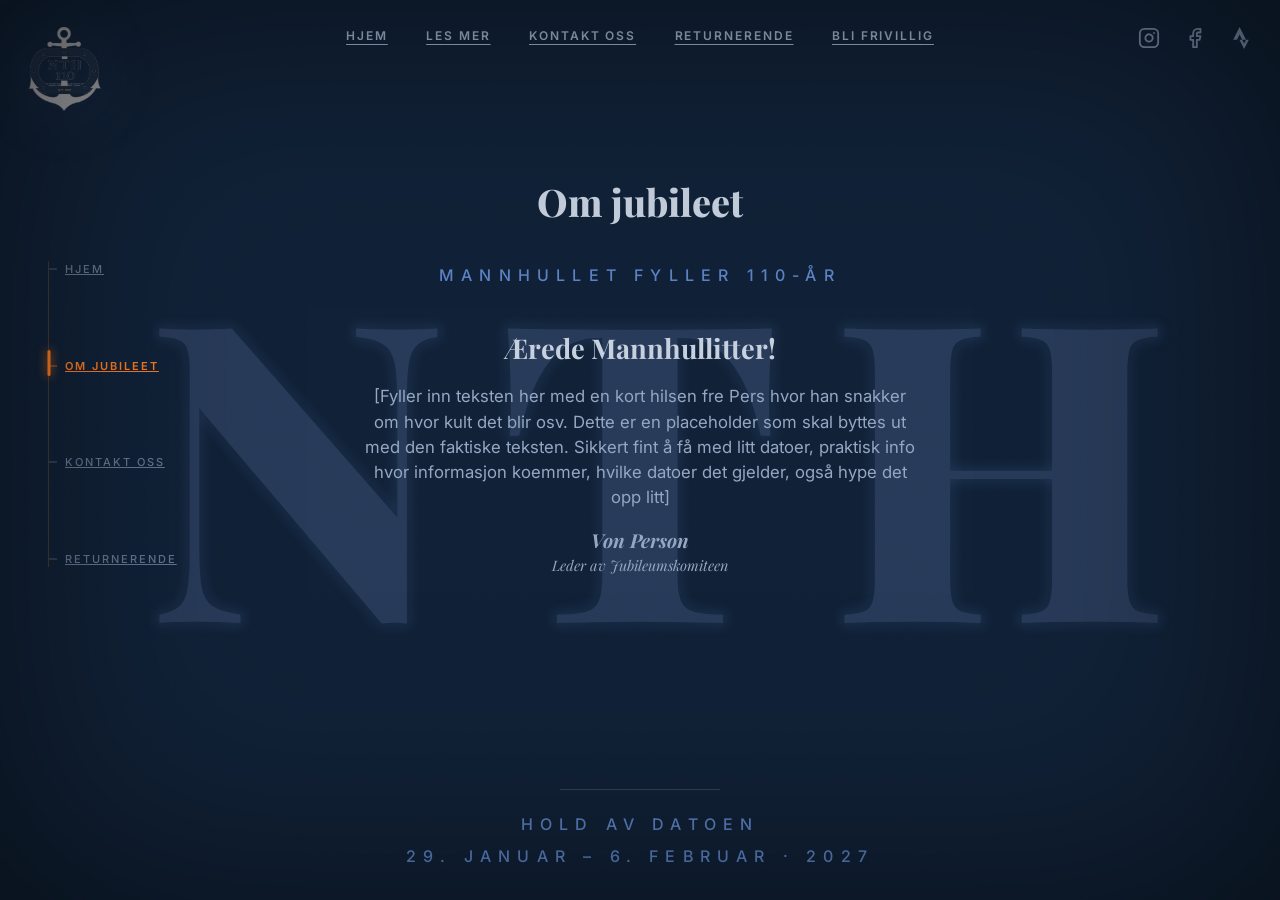
<file: om-jubileet.html>
<!DOCTYPE html>
<html lang="no">
<head>
  <meta charset="UTF-8">
  <meta name="viewport" content="width=device-width, initial-scale=1, viewport-fit=cover">
  <title>Om jubileet — Mannhullet 110 år</title>

  <link rel="preconnect" href="https://fonts.googleapis.com">
  <link rel="preconnect" href="https://fonts.gstatic.com" crossorigin>
  <link href="https://fonts.googleapis.com/css2?family=Cormorant+Garamond:ital,wght@0,300;0,400;0,500;1,300&family=Inter:wght@300;400;500;600&family=Playfair+Display:wght@700;800&display=swap" rel="stylesheet">
  <link rel="stylesheet" href="background.css?v=10">
  <meta name="description" content="Om jubileet — Mannhullet feirer 110 år. Alle finner veien ned hit.">
  <meta name="theme-color" content="#060b14">

  <style>
    /* :root tokens, body base (.simple-page), .wrap base, .page-eyebrow base,
       .header-nav, .grain/.vignette, :focus-visible and the fadeUp/fadeIn
       keyframes are all shared in background.css — this page only keeps
       its own sizing overrides and content-specific rules. */
    :root {
      --title-size: clamp(1.5rem, 4.2vh, 2.6rem);
      --wrap-width: 680px;
    }

    .wrap {
      /* modest, roughly-symmetric padding rather than a big top skew — now
         that .wrap centers vertically (background.css), this only needs to
         guarantee clearance under the fixed header on short viewports, not
         do the positioning itself. Matches the hero's own centered-content
         feel instead of pinning everything to the top. */
      padding: clamp(2rem, 10vh, 4rem) clamp(1.25rem, 5vw, 2.5rem) clamp(1rem, 4vh, 2rem);
    }

    .page-title {
      line-height: 1.08; margin-bottom: clamp(1rem, 3.5vh, 2rem); text-align: center;
    }

    /* placeholder text = clearly "fill in yourselves" */
    .ph { color: var(--muted); font-style: italic; }
    /* Body copy stays upright even though it's placeholder text — italics at
       paragraph length hurt readability; reserve italic for short lines only. */
    .letter p.ph { font-style: normal; }

    /* ---- Welcome letter ---- */
    .letter { max-width: 560px; margin: 0 auto; text-align: center; }
    .letter .salut {
      font-family: var(--display);
      font-weight: 700;
      font-size: clamp(1.2rem, 3.2vh, 1.7rem);
      margin-bottom: clamp(0.6rem, 1.8vh, 1rem);
    }
    .letter p { font-size: clamp(0.85rem, 2.1vh, 1.05rem); margin-bottom: clamp(0.55rem, 1.5vh, 0.9rem); }
    .sign { margin-top: clamp(0.7rem, 1.8vh, 1.2rem); font-family: var(--display); }
    .sign .who { font-size: clamp(0.95rem, 2.2vh, 1.2rem); font-weight: 700; }
    .sign .role { font-size: clamp(0.75rem, 1.6vh, 0.9rem); color: var(--muted); font-style: italic; }

    /* ---- Narrowest phones (e.g. iPhone SE, ~320px): the letter-spaced date
       line needs ~296px at the base size, which just barely outgrows the
       narrowest screens and risks wrapping. Shrink it to stay on one line. ---- */
    @media (max-width: 360px) {
      .page-eyebrow { font-size: 0.62rem; letter-spacing: 0.26em; }
    }

    /* ---- Landscape phones: shrink vertical rhythm so the letter fits without
       relying on the scroll fallback (covers phone landscape heights ~320-430px) ---- */
    @media (orientation: landscape) and (max-height: 500px) {
      .wrap {
        padding-top: clamp(2.5rem, 14vh, 4rem);
        padding-bottom: 0.5rem;
      }
      .page-title {
        font-size: clamp(1.3rem, 5vh, 2rem);
        margin-bottom: 0.6rem;
      }
      .letter .salut {
        font-size: clamp(1rem, 3.6vh, 1.3rem);
        margin-bottom: 0.4rem;
      }
      .letter p {
        font-size: 0.82rem;
        margin-bottom: 0.4rem;
      }
      .sign { margin-top: 0.5rem; }
    }

    /* ---- Entrance fade, matching the countdown page (keyframes shared,
       and the header-logo/header-nav/section-rail/social-links delay,
       in background.css) ---- */
    .page-eyebrow, .page-title, .letter, .date-footer {
      opacity: 0;
      animation: fadeUp 0.9s ease forwards;
    }
    .page-title { animation-delay: 0.3s; }
    .page-eyebrow { animation-delay: 0.45s; }
    .letter { animation-delay: 0.6s; }
    .date-footer { animation-delay: 0.75s; }

    @media (prefers-reduced-motion: reduce) {
      .page-eyebrow, .page-title, .letter, .date-footer {
        animation: none;
        opacity: 1;
      }
    }
  </style>
</head>
<body class="simple-page">

  <div class="grain" aria-hidden="true"></div>
  <div class="vignette" aria-hidden="true"></div>

  <div class="watermark" aria-hidden="true"><span>NTH</span></div>

  <a href="index.html" class="header-logo-link" aria-label="Til forsiden">
    <img class="header-logo" src="static/logo.png" alt="Mannhullet / NTH 110 år — 1917–2027">
  </a>

  <button class="nav-toggle" id="navToggle" type="button" aria-expanded="false" aria-controls="headerNav" aria-label="Åpne meny">
    <span></span><span></span><span></span>
  </button>
  <nav class="header-nav" id="headerNav" aria-label="Sidenavigasjon">
    <a href="index.html">Hjem</a>
    <a href="om-jubileet.html" aria-current="page">Les mer</a>
    <a href="kontakt.html">Kontakt oss</a>
    <a href="returnerende.html">Returnerende</a>
    <a href="frivillig.html">Bli frivillig</a>
  </nav>
  <div class="nav-scrim" id="navScrim" aria-hidden="true"></div>

  <nav class="section-rail" aria-label="Andre sider" data-current="om">
    <div class="section-rail-row">
      <ol class="section-rail-stops">
        <li><a href="index.html" class="section-rail-link">Hjem</a></li>
        <li><a href="om-jubileet.html" class="section-rail-link" aria-current="page">Om jubileet</a></li>
        <li><a href="kontakt.html" class="section-rail-link">Kontakt oss</a></li>
        <li><a href="returnerende.html" class="section-rail-link">Returnerende</a></li>
      </ol>
      <div class="section-rail-line"></div>
    </div>
  </nav>

  <div class="social-links">
    <a href="https://www.instagram.com/jub110_mannhullet/" target="_blank" rel="noopener" aria-label="Instagram">
      <svg viewBox="0 0 24 24" fill="none" stroke="currentColor" stroke-width="2" stroke-linecap="round" stroke-linejoin="round"><rect x="2" y="2" width="20" height="20" rx="5" ry="5"></rect><path d="M16 11.37A4 4 0 1 1 12.63 8 4 4 0 0 1 16 11.37z"></path><line x1="17.5" y1="6.5" x2="17.51" y2="6.5"></line></svg>
    </a>
    <a href="https://www.facebook.com/people/110-%C3%A5rs-jubileum-Mannhullet/61590599620480/" target="_blank" rel="noopener" aria-label="Facebook">
      <svg viewBox="0 0 24 24" fill="none" stroke="currentColor" stroke-width="2" stroke-linecap="round" stroke-linejoin="round"><path d="M18 2h-3a5 5 0 0 0-5 5v3H7v4h3v8h4v-8h3l1-4h-4V7a1 1 0 0 1 1-1h3z"></path></svg>
    </a>
    <a href="https://www.strava.com/athletes/134381213" target="_blank" rel="noopener" aria-label="Strava">
      <svg viewBox="0 0 24 24" fill="currentColor"><path d="M15.387 17.944l-2.089-4.116h-3.065L15.387 24l5.15-10.172h-3.066m-7.008-5.599l2.836 5.598h4.172L10.463 0l-7 13.828h4.172"></path></svg>
    </a>
  </div>

  <main class="wrap">

    <div class="page-body">
      <h1 class="page-title">Om jubileet</h1>
      <p class="page-eyebrow">Mannhullet fyller 110-år</p>

      <section class="letter">
        <p class="salut">Ærede Mannhullitter!</p>
        <p class="ph">
          [Fyller inn teksten her med en kort hilsen fre Pers hvor han snakker om hvor kult det blir osv.
          Dette er en placeholder som skal byttes ut med den faktiske teksten.
          Sikkert fint å få med litt datoer, praktisk info hvor informasjon koemmer, hvilke datoer det gjelder,
          også hype det opp litt]
        </p>
        <div class="sign">
          <div class="who ph">Von Person</div>
          <div class="role">Leder av Jubileumskomiteen</div>
        </div>
      </section>
    </div>

    <div class="date-footer">
      <hr />
      <p class="save-date">Hold av datoen</p>
      <p class="dates">29. januar – 6. februar · 2027</p>
    </div>

  </main>

  <script src="nav.js?v=1"></script>
</body>
</html>
</file>
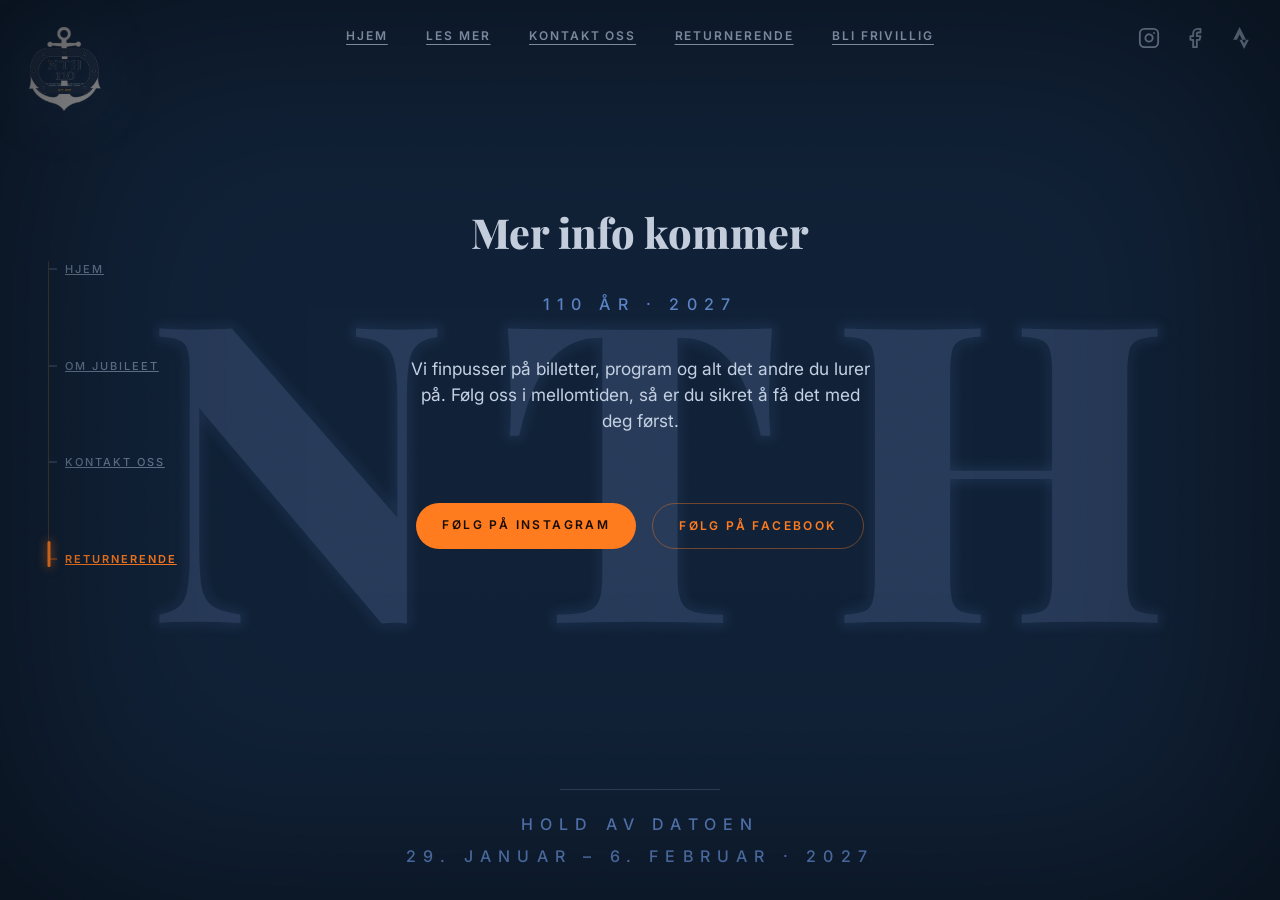
<file: returnerende.html>
<!DOCTYPE html>
<html lang="no">
<head>
  <meta charset="UTF-8">
  <meta name="viewport" content="width=device-width, initial-scale=1, viewport-fit=cover">
  <title>Returnerende — Mannhullet 110 år</title>

  <link rel="preconnect" href="https://fonts.googleapis.com">
  <link rel="preconnect" href="https://fonts.gstatic.com" crossorigin>
  <link href="https://fonts.googleapis.com/css2?family=Cormorant+Garamond:ital,wght@0,300;0,400;0,500;1,300&family=Inter:wght@300;400;500;600&family=Playfair+Display:wght@700;800&display=swap" rel="stylesheet">
  <link rel="stylesheet" href="background.css?v=10">
  <meta name="description" content="Mer informasjon om Mannhullet 110 år kommer snart.">
  <meta name="theme-color" content="#060b14">

  <style>
    /* :root tokens, body base (.simple-page), .wrap base, .page-eyebrow base,
       .header-nav, .grain/.vignette, :focus-visible and the fadeUp/fadeIn
       keyframes are all shared in background.css — this page only keeps
       its own sizing overrides and content-specific rules. */
    :root {
      --title-size: clamp(1.6rem, 4.6vh, 2.7rem);
      --wrap-width: 560px;
    }

    .wrap {
      /* modest, roughly-symmetric padding rather than a big top skew — now
         that .wrap centers vertically (background.css), this only needs to
         guarantee clearance under the fixed header on short viewports, not
         do the positioning itself. Matches the hero's own centered-content
         feel instead of pinning everything to the top. */
      padding: clamp(2rem, 10vh, 4rem) clamp(1.25rem, 5vw, 2.5rem) clamp(1rem, 4vh, 2rem);
      text-align: center;
    }

    /* ---- Phones: a little extra top clearance — same root cause as
       kontakt.html's fix (see the comment there), just a smaller nudge
       since this page's shorter 2-line heading only sits a little too
       close, not fully colliding. ---- */
    @media (max-width: 600px) {
      .wrap {
        padding-top: calc(clamp(2rem, 10vh, 4rem) + 1rem);
      }
    }

    .page-title {
      line-height: 1.12;
      margin-bottom: clamp(1rem, 3vh, 1.75rem);
    }
    .message {
      font-size: clamp(0.88rem, 2.2vh, 1.08rem);
      color: #c3d0e2;
      max-width: 460px;
      margin: 0 auto clamp(1.75rem, 5vh, 2.75rem);
    }
    .cta-row {
      display: flex;
      flex-wrap: wrap;
      justify-content: center;
      gap: 1rem;
    }

    @media (orientation: landscape) and (max-height: 500px) {
      .wrap { padding-top: clamp(2.5rem, 14vh, 4rem); padding-bottom: 0.5rem; }
      .page-title { font-size: clamp(1.3rem, 4.6vh, 1.9rem); margin-bottom: 0.7rem; }
      .message { margin-bottom: 1rem; }
    }

    /* ---- Entrance fade, matching the countdown page (keyframes shared,
       and the header-logo/header-nav/section-rail/social-links delay,
       in background.css) ---- */
    .page-eyebrow, .page-title, .message, .cta-row, .date-footer {
      opacity: 0;
      animation: fadeUp 0.9s ease forwards;
    }
    .page-eyebrow { animation-delay: 0.3s; }
    .page-title { animation-delay: 0.45s; }
    .message { animation-delay: 0.6s; }
    .cta-row { animation-delay: 0.75s; }
    .date-footer { animation-delay: 0.9s; }

    @media (prefers-reduced-motion: reduce) {
      .page-eyebrow, .page-title, .message, .cta-row, .date-footer {
        animation: none;
        opacity: 1;
      }
    }
  </style>
</head>
<body class="simple-page">

  <div class="grain" aria-hidden="true"></div>
  <div class="vignette" aria-hidden="true"></div>

  <div class="watermark" aria-hidden="true"><span>NTH</span></div>

  <a href="index.html" class="header-logo-link" aria-label="Til forsiden">
    <img class="header-logo" src="static/logo.png" alt="Mannhullet / NTH 110 år — 1917–2027">
  </a>

  <button class="nav-toggle" id="navToggle" type="button" aria-expanded="false" aria-controls="headerNav" aria-label="Åpne meny">
    <span></span><span></span><span></span>
  </button>
  <nav class="header-nav" id="headerNav" aria-label="Sidenavigasjon">
    <a href="index.html">Hjem</a>
    <a href="om-jubileet.html">Les mer</a>
    <a href="kontakt.html">Kontakt oss</a>
    <a href="returnerende.html" aria-current="page">Returnerende</a>
    <a href="frivillig.html">Bli frivillig</a>
  </nav>
  <div class="nav-scrim" id="navScrim" aria-hidden="true"></div>

  <nav class="section-rail" aria-label="Andre sider" data-current="retur">
    <div class="section-rail-row">
      <ol class="section-rail-stops">
        <li><a href="index.html" class="section-rail-link">Hjem</a></li>
        <li><a href="om-jubileet.html" class="section-rail-link">Om jubileet</a></li>
        <li><a href="kontakt.html" class="section-rail-link">Kontakt oss</a></li>
        <li><a href="returnerende.html" class="section-rail-link" aria-current="page">Returnerende</a></li>
      </ol>
      <div class="section-rail-line"></div>
    </div>
  </nav>

  <div class="social-links">
    <a href="https://www.instagram.com/jub110_mannhullet/" target="_blank" rel="noopener" aria-label="Instagram">
      <svg viewBox="0 0 24 24" fill="none" stroke="currentColor" stroke-width="2" stroke-linecap="round" stroke-linejoin="round"><rect x="2" y="2" width="20" height="20" rx="5" ry="5"></rect><path d="M16 11.37A4 4 0 1 1 12.63 8 4 4 0 0 1 16 11.37z"></path><line x1="17.5" y1="6.5" x2="17.51" y2="6.5"></line></svg>
    </a>
    <a href="https://www.facebook.com/people/110-%C3%A5rs-jubileum-Mannhullet/61590599620480/" target="_blank" rel="noopener" aria-label="Facebook">
      <svg viewBox="0 0 24 24" fill="none" stroke="currentColor" stroke-width="2" stroke-linecap="round" stroke-linejoin="round"><path d="M18 2h-3a5 5 0 0 0-5 5v3H7v4h3v8h4v-8h3l1-4h-4V7a1 1 0 0 1 1-1h3z"></path></svg>
    </a>
    <a href="https://www.strava.com/athletes/134381213" target="_blank" rel="noopener" aria-label="Strava">
      <svg viewBox="0 0 24 24" fill="currentColor"><path d="M15.387 17.944l-2.089-4.116h-3.065L15.387 24l5.15-10.172h-3.066m-7.008-5.599l2.836 5.598h4.172L10.463 0l-7 13.828h4.172"></path></svg>
    </a>
  </div>

  <main class="wrap">
    <div class="page-body">
      <h1 class="page-title">Mer info kommer</h1>
      <p class="page-eyebrow">110 år · 2027</p>
      <p class="message">Vi finpusser på billetter, program og alt det andre du lurer på. Følg oss i mellomtiden, så er du sikret å få det med deg først.</p>
      <div class="cta-row">
        <a class="btn" href="https://www.instagram.com/jub110_mannhullet/" target="_blank" rel="noopener">Følg på Instagram</a>
        <a class="btn ghost" href="https://www.facebook.com/people/110-%C3%A5rs-jubileum-Mannhullet/61590599620480/" target="_blank" rel="noopener">Følg på Facebook</a>
      </div>
    </div>

    <div class="date-footer">
      <hr />
      <p class="save-date">Hold av datoen</p>
      <p class="dates">29. januar – 6. februar · 2027</p>
    </div>
  </main>

  <script src="nav.js?v=1"></script>
</body>
</html>
</file>
<file: background.css>
/* ============================================================
   MANNHULLET · 110 ÅR — shared chrome
   Palette, base page background, the NTH watermark, and the
   corner header (logo + socials) are used identically on every
   page: index.html, om-jubileet.html, kontakt.html. Anything
   page-specific (the elevator scroll engine, the modal, each
   page's own content layout) stays in that page's own stylesheet.
   ============================================================ */

:root {
  /* original simple palette — used directly by om-jubileet.html / kontakt.html */
  --ink:        #eef3fa;
  --accent:     #5b82c4;
  --accent-dim: #3d5a8a;
  --bg-soft:    #091125;
  --muted:      #93a6c2;
  --line:       rgba(147, 166, 194, 0.18);

  /* index.html's richer palette (the elevator engine, hotspots, modal) —
     --navy is a true navy blue (not near-black) so the hero and every
     page's body background read as navy at a glance, no glow needed */
  --navy:       #102137;
  --silver:     #c6d0df;
  --silver-dim: #74829a;
  --platinum:   #eef2f8;
  --amber:      #ff7a1e;
  --concrete:   #0b0a08;
  /* secondary/caption tier — countdown unit labels, header nav links, and
     the depth-gauge labels. 6.5:1 against --navy (#14294a), clears WCAG AA
     (4.5:1) for their small text sizes with room to spare — used as-is. */
  --caption:    #9cafcb;

  --serif:   "Cormorant Garamond", "Georgia", "Times New Roman", serif;
  --sans:    "Inter", system-ui, -apple-system, "Segoe UI", sans-serif;
  --display: "Playfair Display", serif;

  /* the NTH watermark's ink/glow (unrelated to the hero — this is the
     letterform stroke-blur, see .watermark::before). --wm-ink is lightened
     ~4-5 percentage points above --navy (was ~3pp) so the letters read as
     an intentional engraved watermark rather than a barely-visible
     artifact — still far too dark to compete with --platinum countdown text. */
  --wm-ink:  #273a58;
  --wm-glow: rgba(91, 130, 196, 0.45);

  /* single source for the "eyebrow" typography — used by .page-eyebrow AND
     .date-footer p (background.css) so the two always scale identically to
     each other, and identically to the hero's own .eyebrow/.footer p
     (styles.css, fixed 1rem/0.45em — the clamp here caps out at that same
     value on desktop, just easing down for narrow phones instead of
     overflowing). Change it here once rather than in each component. */
  --eyebrow-size: clamp(0.68rem, 2.4vw, 1rem);
  --eyebrow-tracking: clamp(0.28em, 1.4vw, 0.45em);

  /* unlike --eyebrow-size above, these two are NOT meant to match across
     pages — each simple page's heading and .wrap column are intentionally
     sized/widthed differently for its own content. The fallbacks below only
     exist so a page fails safe if it forgets to set them; every simple page
     overrides both in its own <style> block. */
  --title-size: clamp(1.6rem, 4.6vh, 2.7rem);
  --wrap-width: 700px;

  --ease: cubic-bezier(0.22, 1, 0.36, 1);

  /* elevator depth, 0 (ground floor) → 1 (cellar). Only index.html's
     script.js ever writes this; pages without the elevator simply keep
     the resting value of 0, which every formula below treats as a
     valid "top of the building" state. */
  --depth: 0;
}

* { margin: 0; padding: 0; box-sizing: border-box; }

html { scroll-behavior: auto; -webkit-text-size-adjust: 100%; }
html, body { height: 100%; }

body {
  font-family: var(--sans);
  color: var(--silver);
  overflow-x: hidden;
  -webkit-font-smoothing: antialiased;
  text-rendering: optimizeLegibility;
  /* flat navy (the same --navy index.html's hero sits on) — index.html's
     own .building gradient paints over this everywhere it covers; pages
     without that gradient (om-jubileet, kontakt) show it as-is, so their
     brightness matches the landing page exactly */
  background: var(--navy);
  scrollbar-gutter: stable;
}

body.no-scroll { overflow: hidden; }

/* ============ Global overlays — shared on every page ============
   Both read --depth, which defaults to 0 (its resting "ground floor" value)
   on pages without the elevator script, so they simply render as a fixed,
   subtle darkening rather than animating. This is what makes index.html's
   background read as moodier/darker than a flat --navy fill — reusing them
   here keeps every page's background feeling the same. */
.grain {
  position: fixed; inset: 0;
  z-index: 90; pointer-events: none;
  opacity: calc(0.05 + var(--depth) * 0.11);
  background-image: url("data:image/svg+xml,%3Csvg xmlns='http://www.w3.org/2000/svg' width='160' height='160'%3E%3Cfilter id='n'%3E%3CfeTurbulence type='fractalNoise' baseFrequency='0.85' numOctaves='2' stitchTiles='stitch'/%3E%3C/filter%3E%3Crect width='100%25' height='100%25' filter='url(%23n)'/%3E%3C/svg%3E");
  mix-blend-mode: overlay;
}

.vignette {
  position: fixed; inset: 0; z-index: 80; pointer-events: none;
  box-shadow: inset 0 0 calc(22vmax + var(--depth) * 8vmax) rgba(0,0,0, calc(0.6 + var(--depth) * 0.25));
}

/* ============ NTH watermark — giant letters behind everything ============ */
.watermark {
  position: absolute; inset: 0;
  display: grid; place-items: center; place-content: center;
  font-family: var(--display); font-weight: 800;
  font-size: clamp(8rem, 34vw, 26rem);
  letter-spacing: 0.12em; line-height: 1;
  color: var(--wm-ink);
  user-select: none; pointer-events: none; z-index: 0;
  /* optical centering: Playfair Display 800's "H" (0.815em) is wider than its
     "N" (0.727em), so width-based centering sits right of where "T" actually
     falls — nudge the whole word back to true center */
  transform: translateX(0.044em);
}
.watermark span { grid-area: 1 / 1; margin-right: -0.12em; }
/* a stroke-only duplicate, blurred — blurring the filled glyphs directly would
   diffuse color into their own counters and gaps; stroking the outline first
   means the glow can only bloom outward, never flood the letterforms */
.watermark::before {
  content: "NTH";
  grid-area: 1 / 1;
  margin-right: -0.12em;
  color: transparent;
  -webkit-text-stroke: 0.006em var(--wm-glow);
  filter: blur(0.014em);
  z-index: -1;
}
@media (max-width: 600px) {
  .watermark { font-size: clamp(6.5rem, 38vw, 14rem); }
}

/* ============ Corner brand mark — om-jubileet.html / kontakt.html ============
   identical position/size on every page; opacity/animation are left to each
   page since entrance timing differs */
.header-logo {
  position: fixed;
  top: calc(clamp(0.9rem, 3vh, 1.75rem) + env(safe-area-inset-top, 0px));
  left: calc(clamp(0.9rem, 3vw, 1.75rem) + env(safe-area-inset-left, 0px));
  display: block;
  width: clamp(52px, 6.6vw, 74px);
  height: auto;
  z-index: 5;
  filter: drop-shadow(0 0 30px rgba(91, 130, 196, 0.18));
  transition: opacity 0.2s ease;
}
/* the logo always links back to the hero/homepage (see each page's <a
   class="header-logo-link">) — a subtle dim on hover/focus is enough to
   show it's clickable without fighting the entrance-fade animation */
.header-logo-link:hover .header-logo,
.header-logo-link:focus-visible .header-logo {
  opacity: 0.85;
}

/* ============ Corner social links — om-jubileet.html / kontakt.html ============
   identical position/size/color on every page */
.social-links {
  position: fixed;
  top: calc(clamp(0.9rem, 3vh, 1.75rem) + env(safe-area-inset-top, 0px));
  right: calc(clamp(0.9rem, 3vw, 1.75rem) + env(safe-area-inset-right, 0px));
  z-index: 5;
  display: flex;
  gap: clamp(1rem, 2.75vw, 1.5rem);
}
.social-links a {
  position: relative;
  display: flex;
  color: rgba(147, 166, 194, 0.8);
  transition: color 0.2s ease;
}
/* invisible expanded hit area: keeps the visible icon small while giving it a
   >=44x44px tap target, per WCAG target-size guidance */
.social-links a::before {
  content: "";
  position: absolute;
  inset: -14px;
}
/* orange is the site's hover colour everywhere something is interactive
   (nav links, dots, this) — it stays flat white/grey at rest so it never
   reads as statically "branded", only as "you can click this" */
.social-links a:hover,
.social-links a:focus-visible { color: var(--amber); }
.social-links svg {
  width: clamp(18px, 2.4vw, 22px);
  height: clamp(18px, 2.4vw, 22px);
}

/* ============ index.html-only: "Lyd" rides alongside the socials ============
   .social-links is normally position:fixed on its own (see above); nested
   here it's switched to flow in this flex row instead, so the two sit
   side by side in the same corner rather than fighting over it. */
.corner-right {
  position: fixed;
  top: calc(clamp(0.9rem, 3vh, 1.75rem) + env(safe-area-inset-top, 0px));
  right: calc(clamp(0.9rem, 3vw, 1.75rem) + env(safe-area-inset-right, 0px));
  z-index: 5;
  display: flex;
  flex-wrap: wrap;
  justify-content: flex-end;
  align-items: center;
  gap: clamp(1rem, 2.75vw, 1.5rem);
  row-gap: 0.5rem;
}
.corner-right .social-links { position: static; }

/* ============ Shared top nav — every page's link row ============
   Fixed at the top, centered between the logo and the corner-right/social
   group. Spans the full width (left/right: 0) and centers its links with
   justify-content rather than left:50%+transform:translateX(-50%) — the
   shared fadeUp entrance animation also animates `transform`, and a CSS
   animation's transform value fully replaces an element's own static
   transform rather than combining with it, which would silently cancel a
   translateX centering once the fade-in finishes. flex-wrap is a safety
   net for the narrowest phones — it never triggers at normal widths. */
.header-nav {
  position: fixed; top: calc(clamp(0.9rem, 3vh, 1.75rem) + env(safe-area-inset-top, 0px)); left: 0; right: 0;
  z-index: 5; display: flex; flex-wrap: wrap; justify-content: center; align-items: center;
  gap: clamp(1.5rem, 3vw, 2.5rem); row-gap: 0.5rem;
}
.header-nav a {
  position: relative;
  color: var(--caption);
  font-family: var(--sans); font-size: 12px; font-weight: 600; letter-spacing: 0.16em; text-transform: uppercase;
  text-decoration: underline; text-underline-offset: 4px;
  transition: color 0.2s ease;
}
/* invisible expanded hit area, same idiom as .social-links a::before above —
   taller than wide since these links sit in a single-line row with a tight
   mobile gap, so a symmetric inset would make adjacent links' hit areas overlap */
.header-nav a::before {
  content: "";
  position: absolute;
  inset: -16px -8px;
}
.header-nav a:hover, .header-nav a:focus-visible { color: var(--amber); }
/* current-page marker used to live here as an orange override; the
   .section-rail below now owns that job, so every link in this row reads
   the same regardless of which page you're on. */

/* ============ Mobile nav toggle + slide-in panel ============
   The link row used to drop to a second fixed row under the logo on narrow
   viewports — wrapped rows colliding with the rest of the fixed header was
   exactly the bug this hamburger was introduced to kill. Below the threshold
   the row collapses to a single icon (same corner as the desktop row) that
   opens the links as a right-edge panel, so the fixed header never grows past
   one row. Above it, .header-nav's normal inline row keeps running unchanged
   and this button/scrim/JS have nothing to do.

   The threshold is 1023px, not the original 720px, because the row now holds
   five links, not four. index.html is the tight case: .corner-right there
   carries "Lyd" plus three social icons, and the row is centered rather than
   packed, so the two close on each other from both sides. Measured in Chrome
   at 1024px: the five labels are 435px of text, the row 525px wide, and the
   clearance between "Bli frivillig" and .corner-right is 33px — with the gap
   band below applied. Without it the clamp() opens to 3vw and that clearance
   falls to ~17px, which is why the band exists. So the row genuinely fits down
   to 1024 and hands over to the panel below that. */
.nav-toggle {
  display: none;
  position: fixed;
  /* content-sized (not a padded 44px box) so its bars start flush at the
     same `top` as .header-logo/.social-links instead of sitting centered
     partway down an invisible box — that mismatch was what made it read
     as "not inline" with the corner icons. The 44px+ tap target instead
     comes from ::before below, same idiom as .social-links a::before. */
  top: calc(clamp(0.9rem, 3vh, 1.75rem) + env(safe-area-inset-top, 0px));
  left: 50%;
  transform: translateX(-50%);
  z-index: 8;
  width: clamp(18px, 2.4vw, 22px);
  flex-direction: column; gap: 6px;
  background: none; border: none; padding: 0; cursor: pointer;
  /* fades in on its own (opacity only) rather than joining the shared
     fadeUp list below — that animation ends by resetting `transform` to
     translateY(0), which would silently cancel this element's own static
     translateX(-50%) centering once the entrance finishes (the same trap
     documented on .section-rail elsewhere in this file) */
  opacity: 0;
  animation: fadeIn 0.9s ease forwards;
  animation-delay: 0.1s;
}
.nav-toggle::before {
  content: "";
  position: absolute;
  inset: -14px;
}
.nav-toggle span {
  display: block; width: 100%; height: 2px; border-radius: 1px;
  background: var(--caption);
  transition: transform 0.25s ease, opacity 0.2s ease, background 0.2s ease;
}
.nav-toggle:hover span, .nav-toggle:focus-visible span { background: var(--amber); }
/* morphs into an X once open, so the same button both opens and closes it */
body.nav-open .nav-toggle span:nth-child(1) { transform: translateY(8px) rotate(45deg); }
body.nav-open .nav-toggle span:nth-child(2) { opacity: 0; }
body.nav-open .nav-toggle span:nth-child(3) { transform: translateY(-8px) rotate(-45deg); }

.nav-scrim {
  display: none;
  position: fixed; inset: 0; z-index: 6;
  background: rgba(4, 7, 12, 0.6);
  backdrop-filter: blur(4px);
  opacity: 0; pointer-events: none;
  transition: opacity 0.3s ease;
}
body.nav-open .nav-scrim { opacity: 1; pointer-events: auto; }

@media (max-width: 1023px) {
  .nav-toggle { display: flex; }
  .nav-scrim { display: block; }
  body.nav-open { overflow: hidden; }

  /* the inline link row becomes a right-edge panel; `right` (not
     `transform`) drives the open/closed state on purpose — this element
     also carries the shared fadeUp entrance animation above, which animates
     `transform`, and that animation's own final translateY(0) would
     silently overwrite a transform-based slide once it finishes (same trap
     noted on .section-rail elsewhere in this file). -400px clears the
     panel's own max width (280px) by a comfortable margin so it's always
     fully off-screen at rest, on any viewport. */
  .header-nav {
    top: 0; left: auto; right: -400px; bottom: 0;
    z-index: 7;
    width: min(280px, 78vw); height: 100dvh;
    flex-direction: column; flex-wrap: nowrap;
    justify-content: center; align-items: flex-start;
    gap: 2rem; row-gap: 2rem;
    padding: clamp(28px, 8vw, 48px);
    padding-top: calc(clamp(28px, 8vw, 48px) + env(safe-area-inset-top, 0px));
    padding-right: calc(clamp(28px, 8vw, 48px) + env(safe-area-inset-right, 0px));
    overflow-y: auto;
    background: linear-gradient(180deg, #0e1626, #0a0f1a);
    border-left: 1px solid rgba(147, 166, 194, 0.18);
    box-shadow: -40px 0 80px rgba(0, 0, 0, 0.55);
    transition: right 0.4s var(--ease);
  }
  body.nav-open .header-nav { right: 0; }
  .header-nav a { font-size: 15px; letter-spacing: 0.12em; }
  /* iOS Safari can still rubber-band the document behind the scrim even with
     body { overflow: hidden } — frivillig.html is the first page long enough
     for that to show. Contain keeps the scroll chain inside the panel. */
  .header-nav { overscroll-behavior: contain; }
}

/* the narrow end of the desktop row: the five links fit, but the clamp()'s
   own 3vw track spends the remaining margin on air. Pulling the gap in buys
   back ~16px of clearance on each side of the centered row without touching
   anything above 1200px, where there is room to spare. column-gap, not the
   `gap` shorthand — that would also overwrite the row-gap: 0.5rem the base
   rule sets as its wrapping safety net. */
@media (min-width: 1024px) and (max-width: 1200px) {
  .header-nav { column-gap: clamp(1.25rem, 2.2vw, 2.5rem); }
}

/* ============ Section rail — om-jubileet.html / kontakt.html /
   returnerende.html only. A quiet vertical "you are here", styled after
   index.html's .depth stops (see styles.css) but static rather than
   scroll-driven: no fill/progress, just the current page lit amber and
   the rest dimmed. Same 34vh line height as .depth on index.html, so the
   two read as the same component. Only shown once there's genuinely free
   margin beside the centered .wrap column to sit in — kontakt.html's .wrap
   is the widest at 860px, so 1280px leaves a comfortable ~210px either
   side, more than this rail's own footprint, with room to spare on the
   narrower pages too. Hidden below that rather than repositioned, same
   as .depth on index.html, since there's no good spot for it once the
   .wrap column itself starts to fill the viewport. */
.section-rail {
  display: none;
  position: fixed; left: clamp(20px, 4vw, 48px);
  /* vertical centering used to be top:50% + transform:translateY(-50%), but
     this element also carries the shared fadeUp entrance animation below,
     which animates `transform` too — its final translateY(0) silently wins
     over this rule's own translateY(-50%) once the fade-in finishes (same
     trap noted on .header-nav above), leaving the rail pinned at top:50%
     instead of centered. margin-top does the same centering job (half of
     .section-rail-row's 34vh height) without touching `transform`, so it
     survives the animation — and the extra rise moves the rail up to match
     the raised title/eyebrow above. */
  top: 50%;
  margin-top: calc(-17vh - clamp(1.25rem, 4vh, 2.75rem));
  z-index: 5;
}
.section-rail-row { display: flex; flex-direction: row-reverse; align-items: center; gap: 16px; }
/* the line itself now reads as orange (dim base tone), with a brighter
   glowing segment marking which of the four stops is the current page —
   position set per page via [data-current] on the <nav>, since there's no
   scroll position to derive it from the way .depth-fill does on index.html */
.section-rail-line {
  position: relative;
  width: 1px; height: 34vh; border-radius: 1px;
  background: rgba(255, 138, 61, 0.22);
}
/* top is set per page below as an absolute distance from the line's own
   top/bottom, not a %+translate(-50%) — a % position combined with a
   centering transform lets the segment overshoot the line at the very top
   or bottom stop, quietly shortening or lengthening how much base line is
   left showing above/below it and making the bar read as a different
   length page to page. Anchoring it inside the line's own bounds instead
   keeps the full 34vh line visible on every page. Four stops (Hjem / Om
   jubileet / Kontakt oss / Returnerende) space-between evenly at 0%, 33.3%,
   66.7% and 100% of the line, so each amber segment centers on its own stop. */
.section-rail-line::after {
  content: "";
  position: absolute; left: 50%; transform: translateX(-50%);
  width: 3px; height: 26px; border-radius: 2px;
  background: var(--amber);
  box-shadow: 0 0 10px 1px rgba(255, 122, 30, 0.55);
  /* inert on the three page-sitemap rails, whose [data-current] never changes
     after load; on frivillig.html's scroll-spy rail (see rail.js) this is what
     makes the marker slide between stops instead of snapping. */
  transition: top 0.25s var(--ease);
}
@media (prefers-reduced-motion: reduce) {
  .section-rail-line::after { transition: none; }
}
.section-rail[data-current="om"] .section-rail-line::after { top: calc(33.333% - 13px); }
.section-rail[data-current="kontakt"] .section-rail-line::after { top: calc(66.667% - 13px); }
.section-rail[data-current="retur"] .section-rail-line::after { top: calc(100% - 26px); }
/* frivillig.html's rail marks the four role categories on the page rather than
   the four pages of the site, so it needs its own names — the offsets are the
   identical four evenly-spaced stops on the identical 34vh line, only the
   value written into [data-current] differs (by rail.js, as you scroll). */
.section-rail[data-current="bar"]         .section-rail-line::after { top: 0; }
.section-rail[data-current="vertskap"]    .section-rail-line::after { top: calc(33.333% - 13px); }
.section-rail[data-current="arrangement"] .section-rail-line::after { top: calc(66.667% - 13px); }
.section-rail[data-current="kultur"]      .section-rail-line::after { top: calc(100% - 26px); }
.section-rail-stops {
  list-style: none; height: 34vh; text-align: left;
  display: flex; flex-direction: column; justify-content: space-between;
}
.section-rail-link {
  position: relative; display: block;
  font-family: var(--sans); font-size: 11px; font-weight: 500;
  letter-spacing: 0.18em; text-transform: uppercase; white-space: nowrap;
  color: var(--caption); opacity: 0.6;
  transition: color 0.2s ease, opacity 0.2s ease;
}
.section-rail-link::before {
  content: ""; position: absolute; left: -16px; top: 50%; transform: translateY(-50%);
  width: 8px; height: 1px; background: currentColor; opacity: 0.7;
}
.section-rail-link:hover, .section-rail-link:focus-visible { color: var(--amber); opacity: 1; }
/* "page" on the sitemap rails, "true" on frivillig.html's in-page rail —
   the current stop there is a section of this page, not another page. */
.section-rail-link[aria-current="page"],
.section-rail-link[aria-current="true"] { color: var(--amber); opacity: 1; font-weight: 600; }

@media (min-width: 1280px) {
  .section-rail { display: block; }
}

/* ============ Shared content components (index.html's modal) ============ */
.tl { list-style: none; border-left: 1px solid rgba(255,150,80,0.24); padding-left: 22px; margin: 8px 0; }
.tl li { position: relative; margin-bottom: 24px; }
.tl li::before { content: ""; position: absolute; left: -27px; top: 6px; width: 9px; height: 9px; border-radius: 50%; background: var(--amber); }
.tl .yr { font-family: var(--serif); font-size: 26px; color: var(--platinum); display: block; margin-bottom: 4px; }

.contact-row { display: flex; justify-content: space-between; padding: 12px 0; border-bottom: 1px solid rgba(255,255,255,0.06); }
.contact-row a { color: var(--amber); text-decoration: none; }

.btn {
  display: inline-block; margin-top: 25px; padding: 13px 26px;
  background: var(--amber); color: #150c04; text-decoration: none;
  font-family: var(--sans); font-size: 12px; font-weight: 600; letter-spacing: 0.2em; text-transform: uppercase;
  border-radius: 100px; transition: transform 0.25s var(--ease), background 0.25s;
}
.btn:hover { transform: translateY(-2px); background: #ff8a34; }
.btn.ghost { background: none; color: var(--amber); border: 1px solid rgba(255,122,30,0.4); }

/* ============================================================
   Simple content pages — shared skeleton
   om-jubileet.html, kontakt.html and returnerende.html all use
   this same shape: watermark behind, header-logo/header-nav/social-links
   fixed at the top, and a centered .wrap column below. Each page's own
   <style> only adds what's specific to its content (headings, body copy,
   extra elements, and its own max-width/padding on .wrap).

   The centering itself is a deliberate port of index.html's own
   .floor--atrium (see styles.css) — a fixed 100dvh box with its content
   vertically centered rather than pinned to the top, so these pages read
   as the same "hero" as the countdown does, just with their own content
   standing in its place. */
.simple-page {
  line-height: 1.5;
  position: relative;
  overflow-x: hidden;
  overflow-y: auto;
  height: 100dvh;
  display: flex;
  flex-direction: column;
}

.wrap {
  position: relative;
  z-index: 2;
  flex: 1;
  width: 100%;
  max-width: var(--wrap-width);
  margin: 0 auto;
  display: flex;
  flex-direction: column;
}

/* wraps everything except .date-footer, so the footer below can sit at a
   fixed distance from the bottom on every page instead of drifting with
   however tall that page's own content happens to be (a 3-card contact
   grid vs. a single short paragraph). min-height:0 lets this flex item
   shrink below its content's intrinsic height so "safe center" can still
   center that content within whatever space is actually left above the
   footer, rather than forcing .wrap itself to grow. */
.page-body {
  flex: 1;
  min-height: 0;
  display: flex;
  flex-direction: column;
  justify-content: safe center;
}

/* ---- Long simple pages — frivillig.html ----
   .simple-page above locks a page to exactly one screen (100dvh, content
   vertically centered), which is right for the three short pages and wrong
   for one that is inherently taller than the viewport. This modifier releases
   the height, tops the content out and pins the watermark; it is purely
   additive, so the pages that don't ask for it are untouched. Both `height`
   and `min-height` are needed — `html, body { height: 100% }` near the top of
   this file would otherwise re-clamp the body back to one screen. */
.simple-page.simple-page--long { height: auto; min-height: 100dvh; }
.simple-page--long .page-body  { justify-content: flex-start; }
/* .watermark is position:absolute; inset:0 (see above). Against a tall body
   that stretches "NTH" to the height of the whole document and parks it around
   the document's middle. fixed puts it back where .grain/.vignette already
   are: one screenful, behind everything, staying put as you scroll. */
.simple-page--long .watermark  { position: fixed; }

/* the shared -2.75rem/-4.5vh lift on .page-title/.page-eyebrow exists to raise
   *vertically centered* content above its own midpoint. Top-aligned content
   has no midpoint to correct for, so there the lift only drags the heading up
   toward the fixed header. `top`/`margin-top` and never `transform`: both of
   these elements also run fadeUp (see the trap noted on .section-rail). */
.simple-page--long .page-title,
.simple-page--long .page-eyebrow { top: 0; }
.simple-page--long .section-rail { margin-top: -17vh; }

/* uses --eyebrow-size/--eyebrow-tracking (defined once in :root above) so
   this always reads as the same design element as the hero's own .eyebrow
   (styles.css) and as .date-footer p below — never three slightly-different
   copies. Sits below the page's heading now (each page's own markup places
   it right after the h1) — margin-top left small/plain here since spacing
   is tuned per page. */
.page-eyebrow {
  margin-top: 0.6rem;
  font-size: var(--eyebrow-size);
  font-weight: 500;
  letter-spacing: var(--eyebrow-tracking);
  text-transform: uppercase;
  color: var(--accent);
  text-align: center;
  /* raises the title+eyebrow pair without moving the content below them
     (.message/.people/.letter etc. stay in their normal-flow position) —
     each simple page also runs the fadeUp entrance animation on this and
     .page-title, which animates `transform`, so a static transform here
     would get silently overwritten once that finishes (see .section-rail
     above for the same trap); top+position:relative sidesteps it since it
     doesn't touch `transform` at all. */
  position: relative;
  top: clamp(-2.75rem, -4.5vh, -1.25rem);
}

/* ---- Landscape phones: shrink the watermark and eyebrow so short viewports
   (phone landscape heights ~320-430px) don't need to rely on the scroll
   fallback. Identical on every simple page, so it lives here once; each
   page's own landscape query keeps only what's genuinely page-specific
   (wrap padding, heading/letter/message sizing). ---- */
@media (orientation: landscape) and (max-height: 500px) {
  .watermark { font-size: clamp(5rem, 34vh, 10rem); }
  .page-eyebrow { margin-bottom: 0.4rem; font-size: 0.64rem; }
}

/* ============ Shared page heading — om-jubileet.html / kontakt.html /
   returnerende.html's big h1. Font-family/weight/size are guaranteed
   identical here rather than three pages each hardcoding their own copy;
   size comes from --title-size (set per page, see :root above) since that
   legitimately varies with each page's content; line-height/margin stay
   page-specific (each page's own .page-title rule) for the same reason. */
.page-title {
  font-family: var(--display);
  font-weight: 800;
  font-size: var(--title-size);
  /* see .page-eyebrow below for why this uses top instead of transform */
  position: relative;
  top: clamp(-2.75rem, -4.5vh, -1.25rem);
}

/* ============ Shared "hold av datoen" closer — om-jubileet.html /
   kontakt.html / returnerende.html ============
   Same hairline + letterspaced date treatment as index.html's own
   .floor--atrium .footer (see styles.css), ported here for the pages that
   don't have that hero layout to sit inside — and sharing --eyebrow-size/
   --eyebrow-tracking with .page-eyebrow above so the two bookend the page
   as a matched pair, exactly like the hero's own eyebrow/footer do. */
.date-footer {
  margin-top: clamp(2rem, 6vh, 4rem);
  text-align: center;
}
.date-footer hr {
  border: none;
  border-top: 1px solid rgba(147, 166, 194, 0.25);
  width: 160px;
  margin: 0 auto clamp(1rem, 2.5vh, 1.6rem);
}
.date-footer p {
  font-size: var(--eyebrow-size);
  font-weight: 500;
  letter-spacing: var(--eyebrow-tracking);
  text-transform: uppercase;
  color: var(--accent);
}
.date-footer .save-date { margin-bottom: 0.5rem; }

/* ============ Shared entrance fade — chrome present on every simple page
   (om-jubileet.html / kontakt.html / returnerende.html only; index.html's
   hero has its own timing/wrapper — .corner-right, 0.2s delay — see
   styles.css). Each page's own <style> keeps only its content-specific
   fade list/delays. ============ */
.header-logo, .header-nav, .section-rail, .social-links {
  opacity: 0;
  animation: fadeUp 0.9s ease forwards;
  animation-delay: 0.1s;
}
@media (prefers-reduced-motion: reduce) {
  .header-logo, .header-nav, .nav-toggle, .section-rail, .social-links {
    animation: none;
    opacity: 1;
  }
}

:focus-visible { outline: 2px solid var(--accent); outline-offset: 3px; border-radius: 4px; }

@keyframes fadeUp {
  from { opacity: 0; transform: translateY(18px); }
  to   { opacity: 1; transform: translateY(0); }
}
@keyframes fadeIn {
  from { opacity: 0; }
  to   { opacity: 1; }
}
</file>
<file: styles.css>
/* ============================================================
   MANNHULLET · 110 ÅR
   "Alle finner veien ned hit."
   A single continuous building, seen from a glass elevator.
   Scroll position is the elevator's position — nothing here
   fakes the descent with transforms; the browser's native
   scroll carries you straight down through the section.
   ============================================================ */

/* Palette, fonts, base reset, the NTH watermark, and the shared header-logo/
   social-links components all live in background.css, shared with
   om-jubileet.html and kontakt.html. This file only holds what's specific
   to the scrolling elevator experience on this page (plus a faithful port
   of the countdown reference page's hero content, colored with its own
   --accent/--accent-dim tokens rather than this page's --amber). */

/* ============ Global overlays ============ */
/* .grain and .vignette now live in background.css — every page shares them. */

/* ============ Sound toggle (index-only; header-logo/social-links chrome is in background.css) ============ */
.sound-toggle {
  display: flex; align-items: center; gap: 9px;
  background: none; border: none; cursor: pointer;
  color: rgba(147, 166, 194, 0.8);
  font-family: var(--sans); font-size: 12px; font-weight: 500; letter-spacing: 0.2em;
  transition: color 0.2s ease;
}
.sound-toggle:hover, .sound-toggle:focus-visible { color: var(--amber); }
.sound-bars { display: flex; align-items: flex-end; gap: 2px; height: 13px; }
.sound-bars i { width: 2px; height: 4px; background: currentColor; opacity: 0.6; }
.sound-toggle[aria-pressed="true"] .sound-bars i { animation: eq 0.9s ease-in-out infinite; opacity: 1; }
.sound-bars i:nth-child(2){ animation-delay: 0.15s; } .sound-bars i:nth-child(3){ animation-delay: 0.3s; } .sound-bars i:nth-child(4){ animation-delay: 0.45s; }
@keyframes eq { 0%,100%{ height: 4px; } 50%{ height: 13px; } }

/* ============ Descent progress — always on screen, not just once you've scrolled ============
   A row of labelled floor stops down the left edge, spaced to match how far
   0 M / -4 M / -8 M / -14 M sit along the descent (--t per stop, 0 → 1).
   Every stop — including Kjelleren — lights up from --silver-dim to --amber
   the same way, purely as --depth reaches its own --t; nothing is forced on
   early, so Kjelleren only goes amber once you've actually arrived. */
.depth {
  position: fixed; left: calc(clamp(20px, 4vw, 48px) + env(safe-area-inset-left, 0px)); top: 50%; transform: translateY(-50%);
  z-index: 60; display: flex; flex-direction: column; align-items: center; gap: 14px;
}
.depth-arrow {
  color: var(--amber); font-size: 13px; line-height: 1;
  animation: depth-arrow-bob 1.8s ease-in-out infinite;
}
@keyframes depth-arrow-bob { 0%, 100% { transform: translateY(0); } 50% { transform: translateY(4px); } }

/* row-reverse puts the line first (flush against the left edge) and the
   labels second (extending inward), mirroring how the line sat flush
   against the right edge before */
.depth-row { display: flex; flex-direction: row-reverse; gap: 16px; }

.depth-line {
  position: relative; width: 1px; height: 34dvh; border-radius: 1px;
  background: rgba(255, 255, 255, 0.14);
}
.depth-fill { position: absolute; top: 0; left: 0; width: 100%; height: 0%; background: var(--amber); border-radius: 1px; }

.depth-stops {
  list-style: none; height: 34dvh; text-align: left;
  display: flex; flex-direction: column; justify-content: space-between;
}
.depth-stop {
  position: relative; font-family: var(--sans); font-size: 11px; font-weight: 500;
  letter-spacing: 0.18em; text-transform: uppercase; white-space: nowrap;
  color: color-mix(in oklab, var(--caption), var(--amber) clamp(0%, calc((var(--depth) - var(--t) + 0.06) * 1600%), 100%));
  transition: color 0.3s var(--ease);
}
.depth-stop::before {
  content: ""; position: absolute; left: -16px; top: 50%; transform: translateY(-50%);
  width: 8px; height: 1px; background: currentColor; opacity: 0.7;
}
.depth-stop-name { display: block; font-size: 9.5px; opacity: 0.85; margin-top: 2px; letter-spacing: 0.24em; }
.depth-stop--dest { font-weight: 600; }

/* ============ The building ============ */
/* One plain gradient painted the full length of the page — dark navy into
   black, nothing else. No scenery, no objects to pass — just the wall
   slowly losing what little light it had. */
.building {
  position: relative;
  /* stops are tuned to this page's actual floor heights (atrium 100vh / transition
     260vh / cellar 100vh = 460vh total) so the tone reaches the cellar's own dark
     value by ~78% — exactly where the real photo begins — with no brightness jump
     at that seam. If the floor heights below change, shift these stops to match.
     Recomputed (linear RGB interpolation from --navy down to --concrete) so the
     fade stays smooth now that --navy is a proper, brighter navy blue rather
     than a near-black tone. */
  background: linear-gradient(to bottom,
    var(--navy) 0%,
    var(--navy) 24%,
    #0f1c30 36%,
    #0e1724 48%,
    #0d131b 58%,
    #0c0e11 68%,
    #0b0b0b 75%,
    var(--concrete) 78%,
    var(--concrete) 100%
  );
}

.floor { position: relative; width: 100%; }

/* ---- Floor 1: the hero — NTH watermark (shared, background.css) behind a countdown ---- */
.floor--atrium {
  min-height: 100dvh;
  display: flex; align-items: center; justify-content: center;
  overflow: hidden;
}

/* ---- Hero content: a faithful port of the countdown reference page's
   .content/.eyebrow/.countdown/.unit/.footer, dropped into this floor.
   Colors use --accent/--accent-dim (the reference's own blue accent) rather
   than --amber, matching that page exactly. ---- */
.content {
  position: relative; z-index: 2; text-align: center;
  /* padding-bottom offsets everything sitting above the countdown (eyebrow
     +.hero-title) so the countdown itself — not the whole centered block —
     lands on the floor's true center: .floor--atrium centers .content as a
     box, so anything added above the countdown needs matching weight added
     below it to keep the countdown itself centered rather than pushed down.
     3.5rem covers the eyebrow alone (its own rendered height); the extra
     4.5rem approximates .hero-title's height (including its own
     margin-bottom) across its clamp() range — not pixel-exact, but close
     enough that the deviation is a few px. */
  padding: 2rem; padding-bottom: 8rem;
  width: 100%; max-width: 1200px;
}

/* mobile-only stand-in for the fixed corner .header-logo (background.css) —
   hidden here by default so it never renders on desktop; shown and enlarged
   in its place at the top of the hero stack below <=600px, where
   .header-logo itself is hidden and .sound-toggle takes over its corner
   spot instead (see that query further down). */
.hero-logo { display: none; }

.hero-title {
  font-family: var(--display); font-weight: 800;
  font-size: clamp(1.9rem, 5vw, 3.2rem);
  line-height: 1.1;
  color: var(--platinum);
  margin-bottom: 1.75rem;
}

/* Same color, font, and size as .footer p below — the two bookend the
   countdown as one matching pair, rather than the top reading heavier or
   lighter than the bottom. */
.eyebrow {
  position: relative; top: -1rem;
  font-size: 1rem; font-weight: 500; letter-spacing: 0.45em; text-transform: uppercase;
  color: var(--accent); margin-bottom: 2.5rem;
}

.countdown {
  display: flex; align-items: flex-start; justify-content: center;
  gap: clamp(0.8rem, 4vw, 3.5rem); margin-bottom: 4.5rem;
}
.unit { display: flex; flex-direction: column; align-items: center; min-width: clamp(3.5rem, 12vw, 9rem); }
.unit .value {
  font-family: var(--display); font-weight: 700; font-size: clamp(3.2rem, 10vw, 8.5rem);
  line-height: 1; font-variant-numeric: tabular-nums; color: var(--platinum);
}
.unit .label { margin-top: 1rem; font-size: 0.78rem; font-weight: 400; letter-spacing: 0.35em; text-transform: uppercase; color: var(--caption); }
.separator { display: flex; flex-direction: column; gap: 0.9rem; padding-top: clamp(1rem, 3.5vw, 3rem); }
.separator span { width: 9px; height: 9px; border-radius: 50%; background: var(--accent-dim); }

.footer {
  position: absolute;
  /* min() keeps the footer pinned just below the watermark on tall viewports,
     but stops it drifting all the way down to the bottom edge on short/wide
     ones — 8.5rem keeps a little breathing margin under it. */
  top: min(calc(50% + clamp(5rem, 20vw, 15rem) + 1.5rem), calc(100% - 8.5rem));
  left: 0; right: 0; text-align: center; z-index: 2;
}
.footer hr { border: none; border-top: 1px solid rgba(147, 166, 194, 0.25); width: 160px; margin: 0 auto 1.6rem; }
.footer p { font-size: 1rem; font-weight: 500; letter-spacing: 0.45em; text-transform: uppercase; color: var(--accent); }
/* .save-date intentionally has no typography of its own — it fully inherits
   .footer p so "Hold av datoen" reads as the same design system as the
   eyebrow and the date line, just spaced above it */
.footer .save-date { margin-bottom: 0.5rem; }

/* .header-nav (Les mer / Kontakt oss / Returnerende) is now a shared
   component in background.css — om-jubileet.html/kontakt.html/returnerende.html
   use the same fixed top nav, not just this page. */

/* ---- Entrance fade — same choreography as the countdown reference page ---- */
.hero-logo, .hero-title, .eyebrow, .countdown, .footer, .header-logo, .header-nav, .corner-right {
  opacity: 0;
  animation: fadeUp 0.9s ease forwards;
}
.header-logo, .header-nav, .corner-right { animation-delay: 0.2s; }
/* .hero-logo leads the stack (no delay override — 0s, same as the base
   rule) so it fades in first, ahead of the title, on mobile. */
.hero-title { animation-delay: 0.1s; }
.eyebrow { animation-delay: 0.2s; }
.countdown { animation-delay: 0.4s; }
.footer { animation-delay: 0.6s; }
/* @keyframes fadeUp is shared, defined once in background.css */

/* ---- The descent: an empty stretch of the same wall, just dimming. No
   scenery, no objects — the fade itself is the whole effect. ---- */
.floor--transition { min-height: 260dvh; }

/* a plaque on the wall you pass on the way down — static, no fade choreography needed */
.waypoint {
  position: absolute; left: 50%; top: var(--wy); transform: translate(-50%, -50%);
  z-index: 2; text-align: center; padding: 0 26px; max-width: 640px;
}
.waypoint-lead { font-family: var(--serif); font-style: italic; font-weight: 400; font-size: clamp(26px, 5.2vw, 58px); line-height: 1.1; color: #f1e6d8; opacity: 0.85; }
.waypoint-body { margin-top: clamp(14px, 2.6vh, 26px); font-size: clamp(12px, 1.6vw, 17px); font-weight: 300; letter-spacing: 0.13em; color: rgba(241,230,216,0.6); line-height: 1.7; }

/* ---- The cellar: not a scene that appears, but an image that slowly
   surfaces out of the same darkness the whole page has been fading into ---- */
/* shares --concrete with the gradient above it (rather than a separate #000)
   so the two are never a color apart at the seam. overflow:hidden (matching
   .floor--atrium above) clips .cellar-img's own transform:scale(1.06) bleed
   to this floor's box — without it, that 6% scale adds ~27px of the image's
   overflow to the *document's* scrollable height, which lets the page
   scroll 27px past where this floor's real bottom edge is. Everything not
   itself transformed (the .cellar-hint text + its shadow scrim below) stays
   pinned to that real edge, so at true max-scroll it end up 27px short of
   the viewport bottom — a gap that exposes raw, unshadowed photo beneath
   the caption instead of the scrim reaching all the way down. */
.floor--cellar { min-height: 100dvh; background: var(--concrete); overflow: hidden; }
.cellar-img {
  position: absolute; inset: 0;
  background-image: url("static/kjelleren.jpg");
  background-size: cover; background-position: 50% 42%;
  transform: scale(1.06);
  /* emerges very gradually, starting almost indistinguishable from the
     surrounding dark and only fully resolving right at the last moment —
     a longer, darker overlap than a simple scroll-into-view reveal */
  opacity: clamp(0, calc((var(--depth) - 0.74) * 3.85), 1);
  filter: saturate(1.05) contrast(1.05) brightness(clamp(0.3, calc(0.3 + (var(--depth) - 0.74) * 2.7), 1));
  /* a shadow framing the sides of the photo, growing in as it arrives — gives
     the image its own edge and a clearer sense of "you've reached a room",
     rather than it just being an extension of the fade behind it */
  box-shadow:
    inset 0 0 100px 20px rgba(0,0,0, calc(var(--depth) * 0.45)),
    inset 90px 0 90px -70px rgba(0,0,0, calc(var(--depth) * 0.6)),
    inset -90px 0 90px -70px rgba(0,0,0, calc(var(--depth) * 0.6));
  /* the photo's own top edge is a hard rectangle no matter how slowly its
     opacity fades in over scroll — this masks that edge into a gradient so
     it blends into the wall above it instead of cutting straight across */
  -webkit-mask-image: linear-gradient(to bottom, transparent 0, black 32%, black 100%);
  mask-image: linear-gradient(to bottom, transparent 0, black 32%, black 100%);
}

/* hotspots — dots are positioned in percentages of .floor--cellar (via --x/--y,
   set inline per-dot from the HOTSPOTS config in script.js), the same box
   .cellar-img fills with background-size:cover — so a dot placed on an object
   in the photo tracks that object at any viewport width, never viewport px. */
.hotspots { position: absolute; inset: 0; z-index: 4; opacity: 0; pointer-events: none; transition: opacity 0.9s var(--ease); }
body.menu-live .hotspots { opacity: 1; pointer-events: auto; }

/* The top nav (Les mer / Kontakt oss / Returnerende) leads back to the
   site's other top-level pages — once the cellar photo starts resolving,
   it recedes so Kjelleren reads as a self-contained domain rather than
   just more page. Triggered by nav-recede (depth >= 0.74, the same point
   .cellar-img itself starts fading in) rather than menu-live (0.93, when
   the hotspots go interactive) so the nav's exit is paced with the photo's
   own arrival instead of lagging behind it until the very end.
   `animation: none` drops the entrance fadeUp (whose forwards fill would
   otherwise keep pinning opacity to 1, outranking a plain opacity rule)
   so the transition below is free to animate opacity on its own; leaving
   nav-recede re-triggers fadeUp from scratch, echoing the original reveal. */
.header-nav { transition: opacity 0.9s var(--ease); }
body.nav-recede .header-nav { animation: none; opacity: 0; pointer-events: none; }
/* Each dot is a <button> with a fixed 44x44 hit area (WCAG target-size) —
   the visible core stays 8px; the hit box grows around it, never the dot
   itself. .hot-name is positioned absolutely off the dot's own center
   rather than sitting in the flex flow, so it never pulls the dot itself
   off-target while invisible (the old row-centering approach did exactly
   that — a big part of why dots used to drift off their objects). */
.hot {
  position: absolute; left: var(--x); top: var(--y); transform: translate(-50%, -50%);
  width: 44px; height: 44px; display: flex; align-items: center; justify-content: center;
  background: none; border: none; padding: 0; cursor: pointer;
}
.hot:focus-visible { outline: 2px solid #fff; outline-offset: 4px; border-radius: 50%; }

.hot-dot {
  position: relative; width: 8px; height: 8px; border-radius: 50%; flex: none;
  background: var(--amber);
  transition: background 0.15s ease-out, box-shadow 0.15s ease-out, opacity 0.15s ease-out;
}
/* the pulsing ring — the only thing on this page that pulses. Static chrome
   (depth scale, nav) stays flat; motion is reserved for "this is clickable". */
.hot-dot::before {
  content: ""; position: absolute; top: 50%; left: 50%; width: 28px; height: 28px;
  border-radius: 50%; border: 1px solid rgba(255,122,30,0.3);
  transform: translate(-50%, -50%) scale(1);
  animation: hot-pulse 3s var(--ease) infinite;
  animation-delay: var(--delay, 0s);
  transition: width 0.15s ease-out, height 0.15s ease-out, border-color 0.15s ease-out;
}
@keyframes hot-pulse {
  0%, 100% { transform: translate(-50%, -50%) scale(0.85); opacity: 0.9; }
  50% { transform: translate(-50%, -50%) scale(1.25); opacity: 0.25; }
}

.hot:hover .hot-dot, .hot:focus-visible .hot-dot {
  background: #ff9142; box-shadow: 0 0 14px 3px rgba(255,122,30,0.85);
}
.hot:hover .hot-dot::before, .hot:focus-visible .hot-dot::before {
  width: 40px; height: 40px; border-color: rgba(255,122,30,0.6);
  animation-play-state: paused;
}

/* visited: dims permanently for the session (JS-tracked, not localStorage)
   so people can see at a glance what they've already opened */
.hot.visited .hot-dot { opacity: 0.5; }

.hot-name {
  position: absolute; top: 50%; left: 100%; transform: translate(8px, -50%);
  white-space: nowrap; padding: 6px 12px; border-radius: 100px;
  background: rgba(10,8,6,0.72); backdrop-filter: blur(6px);
  border: 1px solid rgba(255,180,120,0.22);
  font-size: 11px; letter-spacing: 0.18em; text-transform: uppercase; color: #fff;
  opacity: 0; pointer-events: none; transition: opacity 0.15s ease-out, transform 0.15s ease-out;
}
.hot:hover .hot-name, .hot:focus-visible .hot-name { opacity: 1; transform: translate(14px, -50%); }
/* dots past 70% left get this class from script.js so the label opens toward
   the left instead of running off the edge of the frame */
.hot--flip .hot-name { left: auto; right: 100%; transform: translate(-8px, -50%); }
.hot--flip:hover .hot-name, .hot--flip:focus-visible .hot-name { transform: translate(-14px, -50%); }

/* .hotspot-list used to be a <=768px stacked-list fallback for the overlay
   dots (a plain menu, not the photo itself, to dodge crowding on small
   screens) — dropped once the current 3-hotspot layout proved to have
   plenty of clearance between dots even on the narrowest phones, so mobile
   now gets the same tap-the-photo interaction as desktop. Left rendered
   (renderHotspots() in script.js still builds it) but permanently hidden,
   rather than ripping the markup/JS out, in case a future layout with more
   hotspots needs the fallback again. */
.hotspot-list { display: none; }

.cellar-hint {
  position: absolute; left: 0; right: 0; bottom: 0; z-index: 4;
  display: flex; justify-content: center;
  padding: clamp(28px, 8vh, 56px) 20px clamp(20px, 5vh, 42px);
  /* scrim behind the caption — it's the only text explaining the whole
     mechanic, so it needs to hold contrast over a busy photo, not just a
     flat dark background */
  background: linear-gradient(to top, rgba(0,0,0,0.78), rgba(0,0,0,0) 100%);
  opacity: 0; transition: opacity 0.9s var(--ease) 0.3s; pointer-events: none;
}
.cellar-hint span {
  font-size: 11px; letter-spacing: 0.32em; text-transform: uppercase;
  color: #fdf3ea; /* near-white against the scrim — clears 4.5:1 with room to spare */
}
body.menu-live .cellar-hint { opacity: 1; }

/* ============ Modal ============ */
.modal-root { position: fixed; inset: 0; z-index: 100; display: none; }
.modal-root.open { display: block; }
.modal-scrim { position: absolute; inset: 0; background: rgba(4,7,12,0.72); backdrop-filter: blur(8px); opacity: 0; transition: opacity 0.4s var(--ease); }
.modal-root.open .modal-scrim { opacity: 1; }
.modal {
  position: absolute; right: 0; top: 0; bottom: 0;
  width: min(520px, 92vw);
  background: linear-gradient(180deg, #17120d, #0d0a07);
  border-left: 1px solid rgba(255,150,80,0.18);
  padding: clamp(28px, 5vw, 56px); overflow-y: auto;
  padding-right: calc(clamp(28px, 5vw, 56px) + env(safe-area-inset-right, 0px));
  transform: translateX(100%); transition: transform 0.5s var(--ease);
  box-shadow: -40px 0 80px rgba(0,0,0,0.6);
}
.modal-root.open .modal { transform: none; }
.modal-close { position: absolute; top: 20px; right: 24px; background: none; border: none; color: var(--silver-dim); font-size: 30px; line-height: 1; cursor: pointer; transition: color 0.3s; }
.modal-close::before { content: ""; position: absolute; inset: -8px; }
.modal-close:hover { color: var(--amber); }
.modal-kicker { font-size: 11px; letter-spacing: 0.4em; color: var(--amber); text-transform: uppercase; margin-bottom: 14px; }
.modal-title { font-family: var(--serif); font-weight: 400; font-size: clamp(34px, 6vw, 52px); color: var(--platinum); line-height: 1; margin-bottom: 26px; }
.modal-body { font-weight: 300; font-size: 15px; line-height: 1.75; color: #cbb8a6; }
.modal-body p { margin-bottom: 16px; }
.modal-body strong { color: #f3e6d8; font-weight: 500; }
/* .btn and .tl (timeline) are shared components from background.css */

/* featured track — dashed border marks it clearly as a placeholder until
   a real file/embed is added (see FEATURED_TRACK in script.js) */
.featured-track {
  display: flex; flex-direction: column; gap: 4px;
  padding: 14px 16px; margin: 14px 0;
  border: 1px dashed rgba(255,150,80,0.35); border-radius: 8px;
  background: rgba(255,122,30,0.05);
}
.featured-track-label { font-size: 10px; letter-spacing: 0.28em; text-transform: uppercase; color: var(--amber); }
.featured-track-name { font-family: var(--serif); font-size: 18px; color: var(--platinum); }
.featured-track-status { font-size: 11px; letter-spacing: 0.12em; text-transform: uppercase; color: var(--silver-dim); font-style: italic; }

/* gallery / program / merch */
.gal { display: grid; grid-template-columns: 1fr 1fr; gap: 10px; margin-top: 8px; }
.gal .cell { aspect-ratio: 4/3; background: #1c1510; border-radius: 4px; background-size: cover; background-position: center; position: relative; overflow: hidden; }
.gal .cell.ph { display: flex; align-items: center; justify-content: center; color: #6b5947; font-size: 11px; letter-spacing: 0.24em; }
.prog { list-style: none; }
.prog li { display: flex; gap: 16px; padding: 12px 0; border-bottom: 1px solid rgba(255,255,255,0.06); }
.prog .t { font-family: var(--serif); font-size: 20px; color: var(--amber); flex: none; width: 70px; }
.merch { display: grid; grid-template-columns: 1fr 1fr; gap: 14px; }
.merch .item { border: 1px solid rgba(255,255,255,0.08); border-radius: 6px; padding: 16px; }
.merch .item .nm { color: #f3e6d8; margin-bottom: 4px; }
.merch .item .pr { font-family: var(--serif); font-size: 22px; color: var(--amber); }
/* .contact-row is a shared component from background.css */

/* ============ Responsive ============ */
/* watermark breakpoint is in background.css */
@media (max-width: 720px) {
  .depth { display: none; }
}

/* Kept (not deleted) in case the list fallback comes back for a future,
   busier hotspot layout — see the .hotspot-list comment above. Styling is
   preserved here, just no longer wired to any breakpoint that shows it. */
.hotspot-list {
  position: absolute; left: 50%; bottom: clamp(70px, 16vh, 120px);
  transform: translateX(-50%);
  width: min(320px, 86vw); z-index: 4;
  background: rgba(10,8,6,0.78); backdrop-filter: blur(6px);
  border: 1px solid rgba(255,180,120,0.18); border-radius: 10px;
  overflow: hidden;
  pointer-events: none;
}
.hotspot-list li + li { border-top: 1px solid rgba(255,255,255,0.08); }
.hotspot-list button {
  display: flex; align-items: center; gap: 12px; width: 100%;
  padding: 14px 18px; background: none; border: none; color: #fff;
  font-family: var(--sans); font-size: 12px; letter-spacing: 0.14em; text-transform: uppercase;
  text-align: left; cursor: pointer;
}
.hotspot-list button::before {
  content: ""; flex: none; width: 8px; height: 8px; border-radius: 50%;
  background: var(--amber); transition: opacity 0.15s ease-out;
}
.hotspot-list button:hover, .hotspot-list button:focus-visible { color: var(--amber); }
.hotspot-list button.visited::before { opacity: 0.5; }
/* .header-nav's own <=720px breakpoint is shared, in background.css */

/* ---- Mobile tweaks (matches the countdown reference page) ---- */
@media (max-width: 600px) {
  /* The corner .header-logo (background.css) moves into the hero stack
     here instead — bigger, sitting where "Jubileum" used to start, which
     also pushes the title/eyebrow/countdown/watermark down a bit for free
     (see the .hero-logo comment above .hero-title for why: growing .content
     from the top shifts its flex-centered midpoint, and everything below
     it, down by roughly half of .hero-logo's own height). .sound-toggle
     takes over the vacated corner spot (see .corner-right below, which is
     what actually moves it there). */
  .header-logo { display: none; }
  .hero-logo {
    display: inline-block;
    width: clamp(100px, 30vw, 170px);
    height: auto;
    margin-bottom: 1.5rem;
    filter: drop-shadow(0 0 30px rgba(91, 130, 196, 0.18));
  }
  /* combines with .watermark's own translateX(0.044em) optical-centering
     correction (background.css) rather than overwriting it — a bare
     translateY here would silently drop that fix. */
  .watermark { transform: translateX(0.044em) translateY(4.5rem); }

  /* .sound-toggle (markup order: Lyd, then .social-links — see index.html)
     moves to the opposite corner via plain flexbox rather than its own
     position:fixed: stretching .corner-right edge-to-edge and switching to
     space-between pushes the first child to the left padded edge and the
     last to the right one, using ordinary flex layout instead of a
     position:fixed element nested inside another position:fixed container
     — which in testing did not reliably escape the row on-device. */
  .corner-right {
    left: 0;
    right: 0;
    justify-content: space-between;
    padding: 0 calc(clamp(0.9rem, 3vw, 1.75rem) + env(safe-area-inset-right, 0px)) 0 calc(clamp(0.9rem, 3vw, 1.75rem) + env(safe-area-inset-left, 0px));
  }

  .separator span { width: 6px; height: 6px; }
  .separator { gap: 0.6rem; }
  .countdown { margin-bottom: 3rem; }
  /* the desktop top:min(...) formula pins the footer just below the
     watermark, which reads fine on wide/short desktop viewports but leaves
     a big empty gap under it on tall phones, where 50%-of-viewport sits
     nowhere near the bottom. Simpler on mobile: anchor from the bottom
     directly, so "Hold av datoen" always sits near the true bottom edge. */
  .footer {
    top: auto;
    bottom: calc(clamp(1.5rem, 5vh, 3rem) + env(safe-area-inset-bottom, 0px));
  }
  .eyebrow, .footer p { font-size: 0.73rem; letter-spacing: 0.28em; }
  .footer .save-date { margin-bottom: 0.35rem; }
}

/* ---- Small phones: prevent the countdown row from overflowing ---- */
@media (max-width: 420px) {
  .content { padding-left: 1rem; padding-right: 1rem; }
  .countdown { gap: 0.5rem; }
  .unit { min-width: 2.4rem; }
  .unit .value { font-size: 2.2rem; }
  .unit .label { font-size: 0.6rem; letter-spacing: 0.2em; margin-top: 0.6rem; }
  .separator { gap: 0.5rem; padding-top: 0.7rem; }
}

/* ---- Narrowest phones (e.g. iPhone SE, ~320px) ---- */
@media (max-width: 360px) {
  .content { padding-left: 0.75rem; padding-right: 0.75rem; }
  .countdown { gap: 0.3rem; }
  .unit { min-width: 2rem; }
  .unit .value { font-size: 1.7rem; }
  .unit .label { font-size: 0.5rem; letter-spacing: 0.14em; }
}

/* ---- Landscape phones: shrink vertical rhythm so countdown + footer don't
   collide when height is short ---- */
@media (orientation: landscape) and (max-height: 500px) {
  .content { padding: 1rem 1rem 1.75rem; }
  .eyebrow { margin-bottom: 1rem; }
  .countdown { margin-bottom: 1.5rem; gap: clamp(0.5rem, 2vw, 1.5rem); }
  .unit { min-width: 2.8rem; }
  .unit .value { font-size: clamp(2rem, 9vh, 4rem); }
  .unit .label { margin-top: 0.4rem; font-size: 0.62rem; letter-spacing: 0.2em; }
  .separator { gap: 0.5rem; padding-top: 0.6rem; }
  .watermark { font-size: clamp(5rem, 34vh, 11rem); }
  .footer { top: calc(50% + clamp(5rem, 34vh, 11rem) / 2 + 0.8rem); padding-bottom: 1rem; }
  .footer hr { margin-bottom: 0.8rem; }
  .eyebrow, .footer p { font-size: 0.8rem; letter-spacing: 0.32em; }
  .footer .save-date { margin-bottom: 0.4rem; }
}

/* ---- Shortest phones (e.g. iPhone SE landscape, 320px tall) ---- */
@media (orientation: landscape) and (max-height: 360px) {
  .footer { top: calc(50% + clamp(5rem, 34vh, 11rem) / 2 + 0.4rem); padding-bottom: 0.5rem; }
  .footer hr { margin-bottom: 0.4rem; }
  .eyebrow, .footer p { font-size: 0.7rem; }
  .footer .save-date { margin-bottom: 0.3rem; }
}

/* shorter, faster descent — same continuous building, less scroll distance */
@media (prefers-reduced-motion: reduce) {
  .floor--atrium { min-height: 50dvh; }
  .floor--transition { min-height: 100dvh; }
  .floor--cellar { min-height: 50dvh; }
  .hot-dot::before, .sound-bars i, .grain { animation: none !important; }
  .hot-dot::before { opacity: 0.3; transform: translate(-50%, -50%) scale(1); }
  .hero-logo, .hero-title, .eyebrow, .countdown, .footer, .header-logo, .header-nav, .nav-toggle, .corner-right {
    animation: none;
    opacity: 1;
  }
}
</file>
